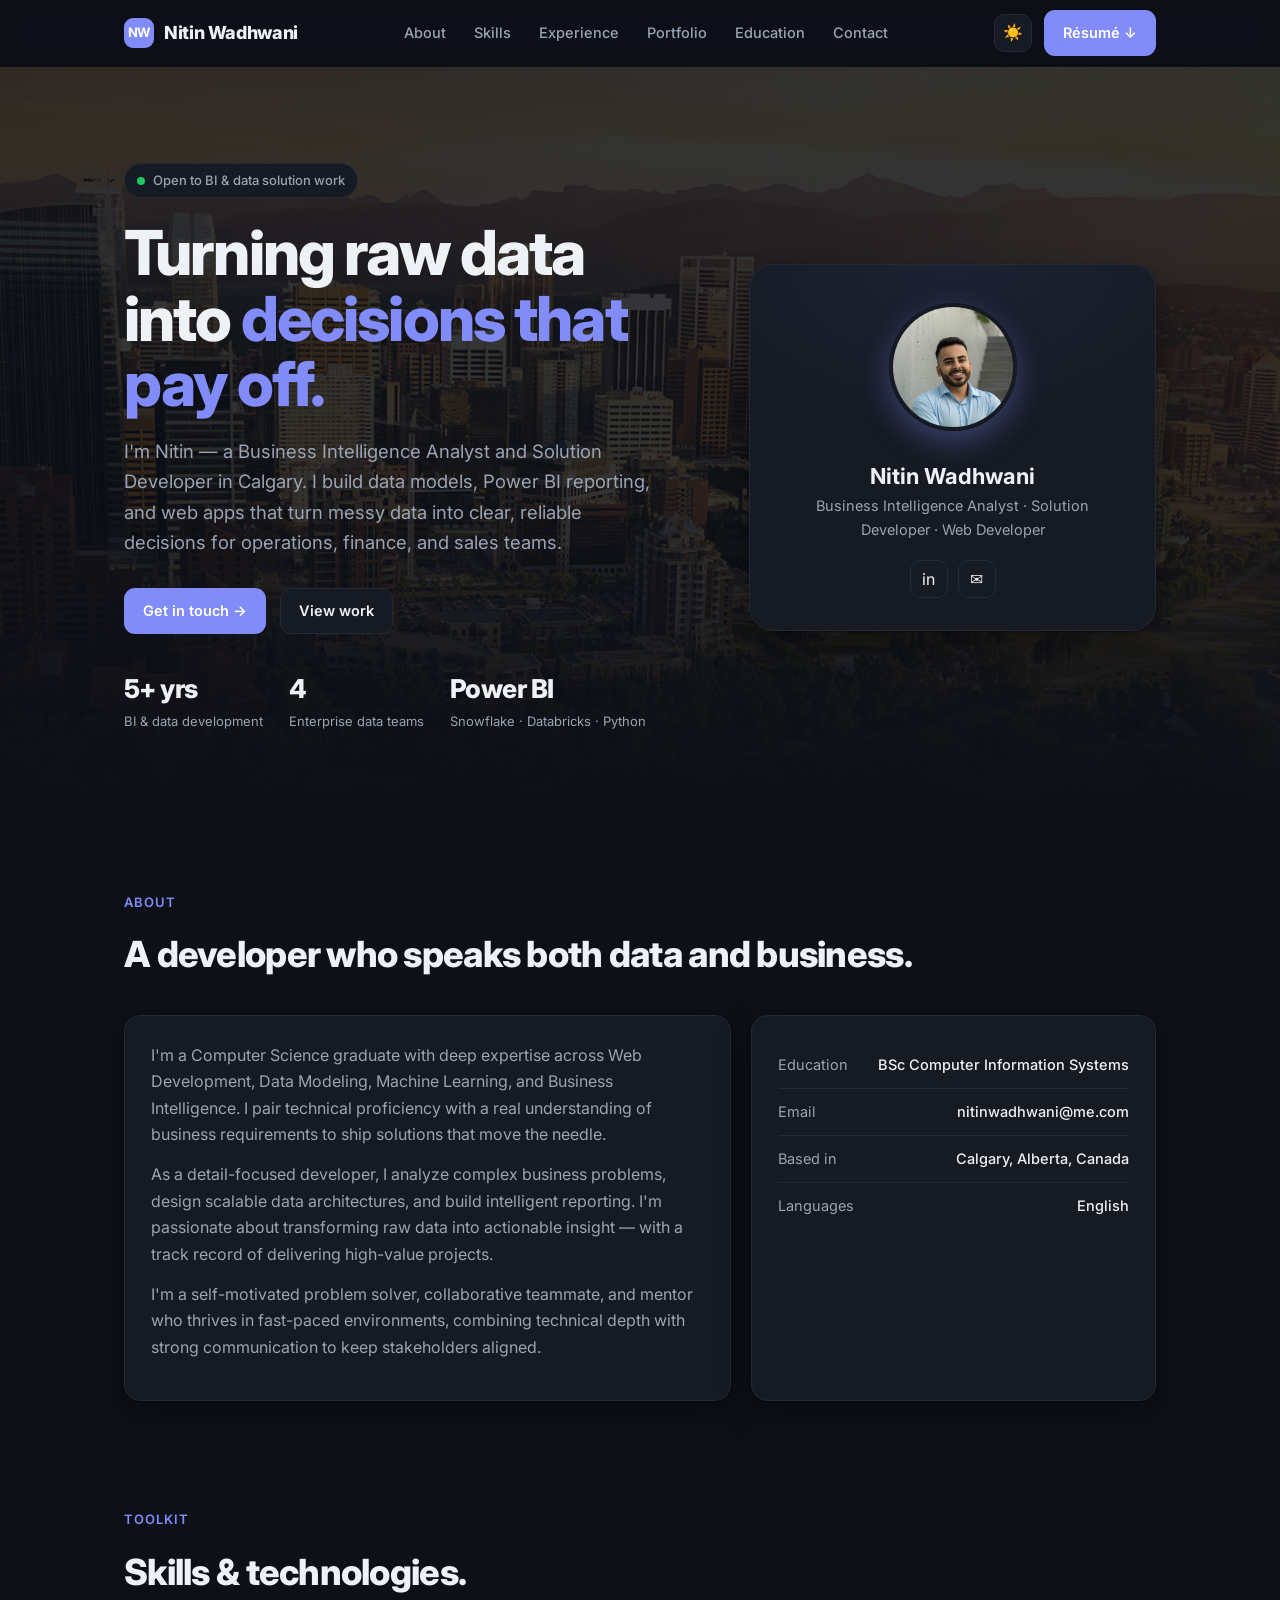
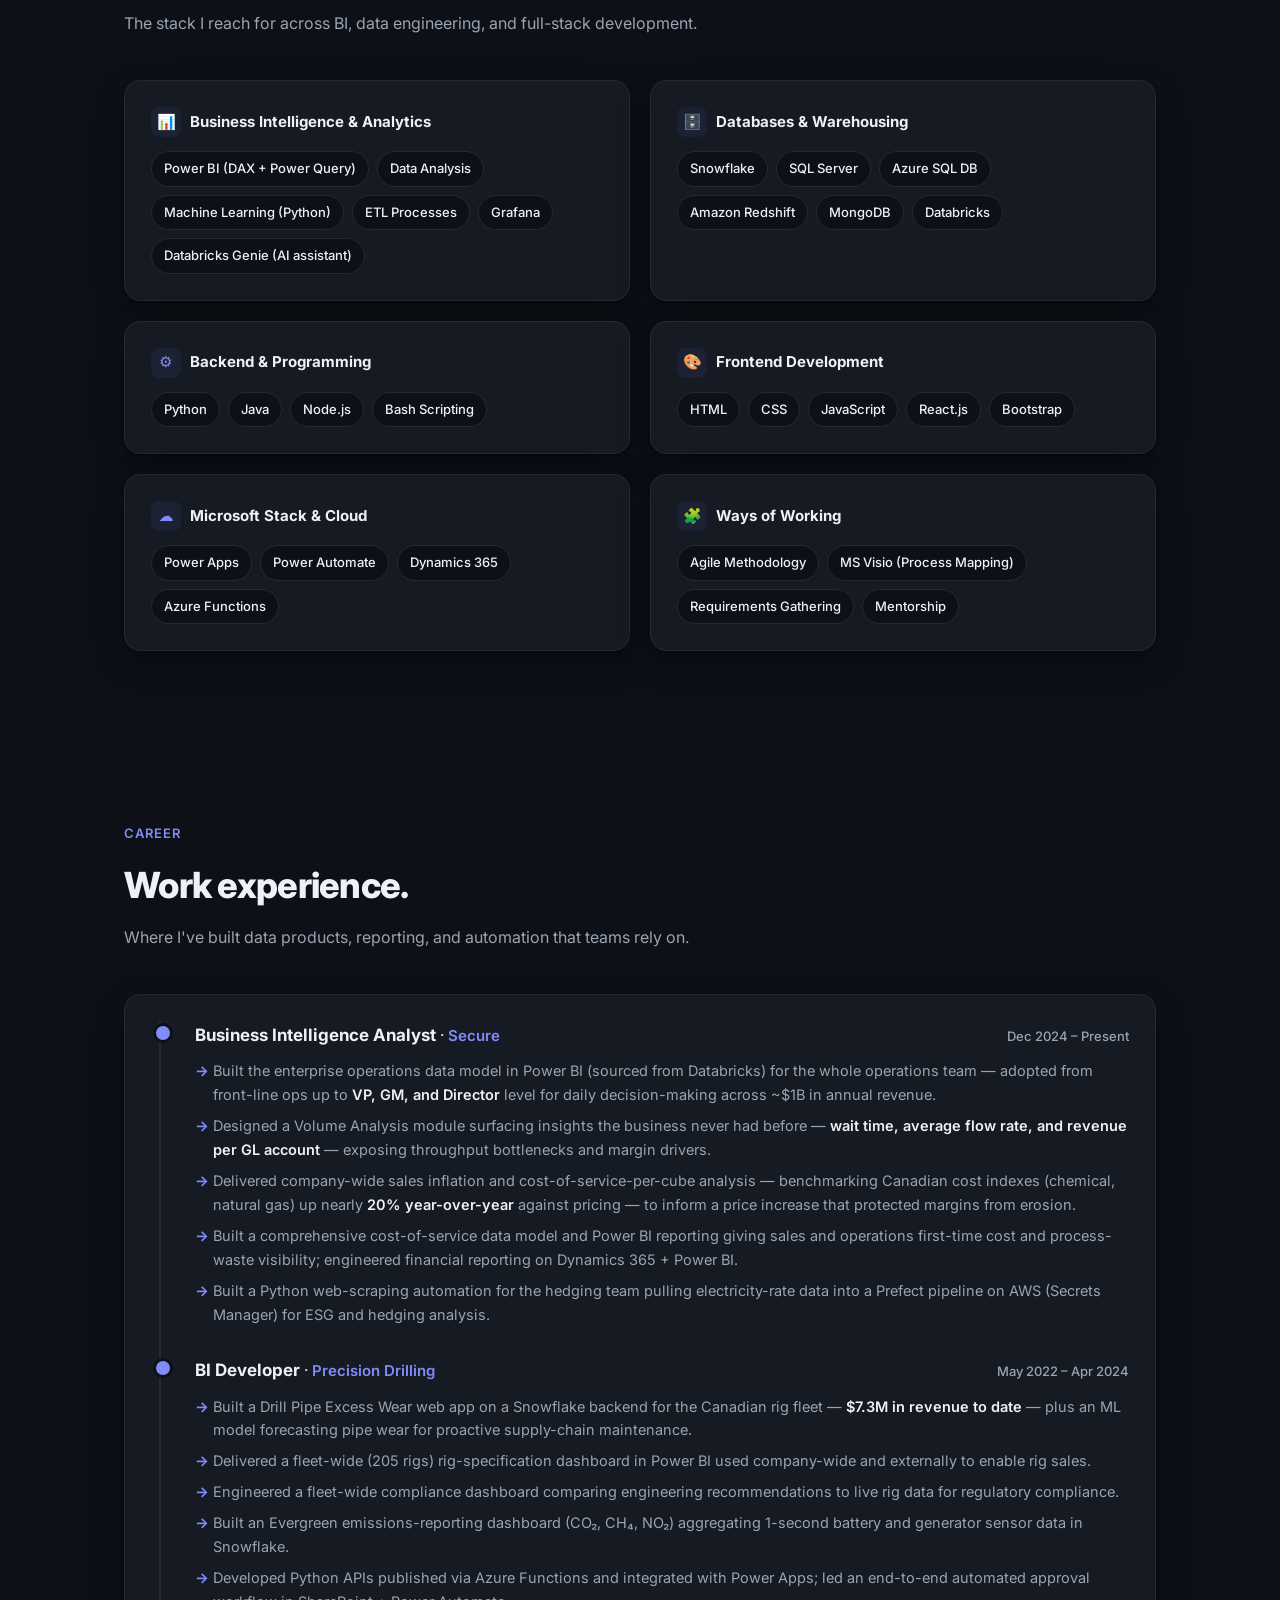
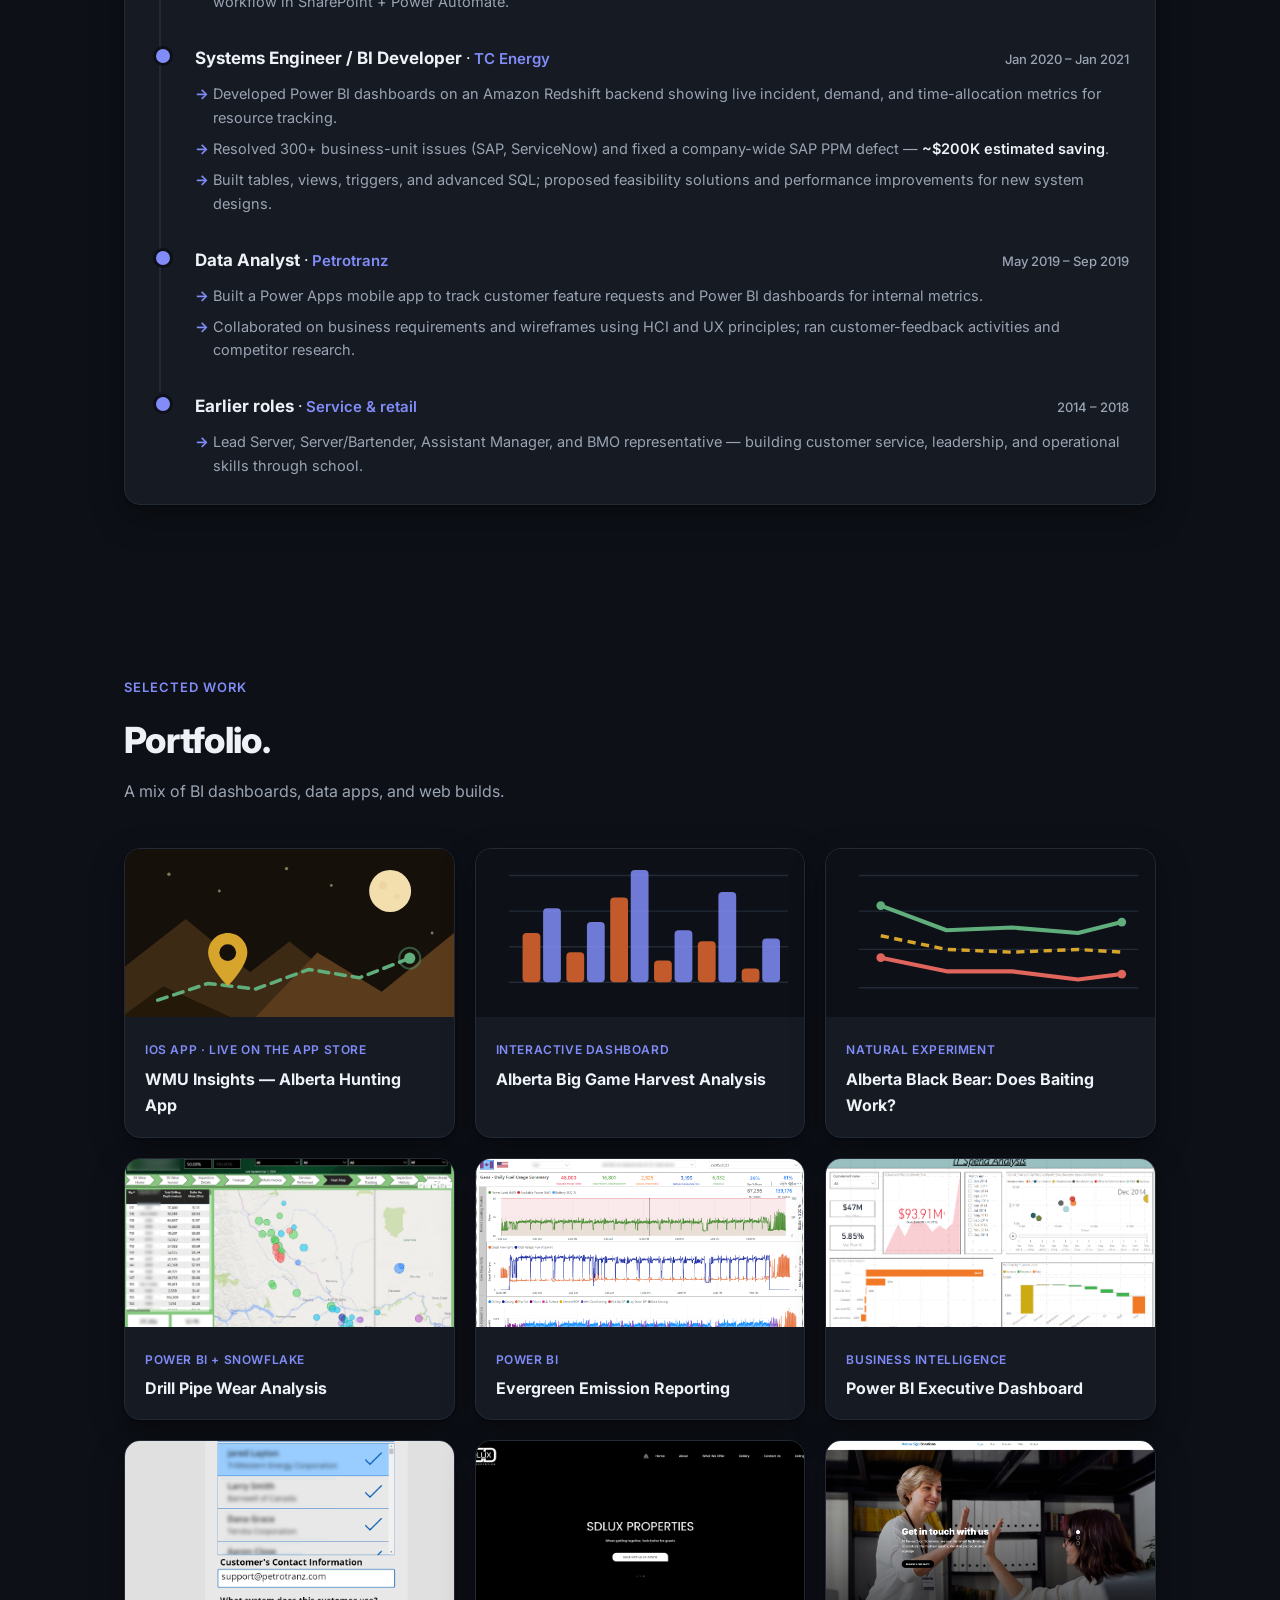
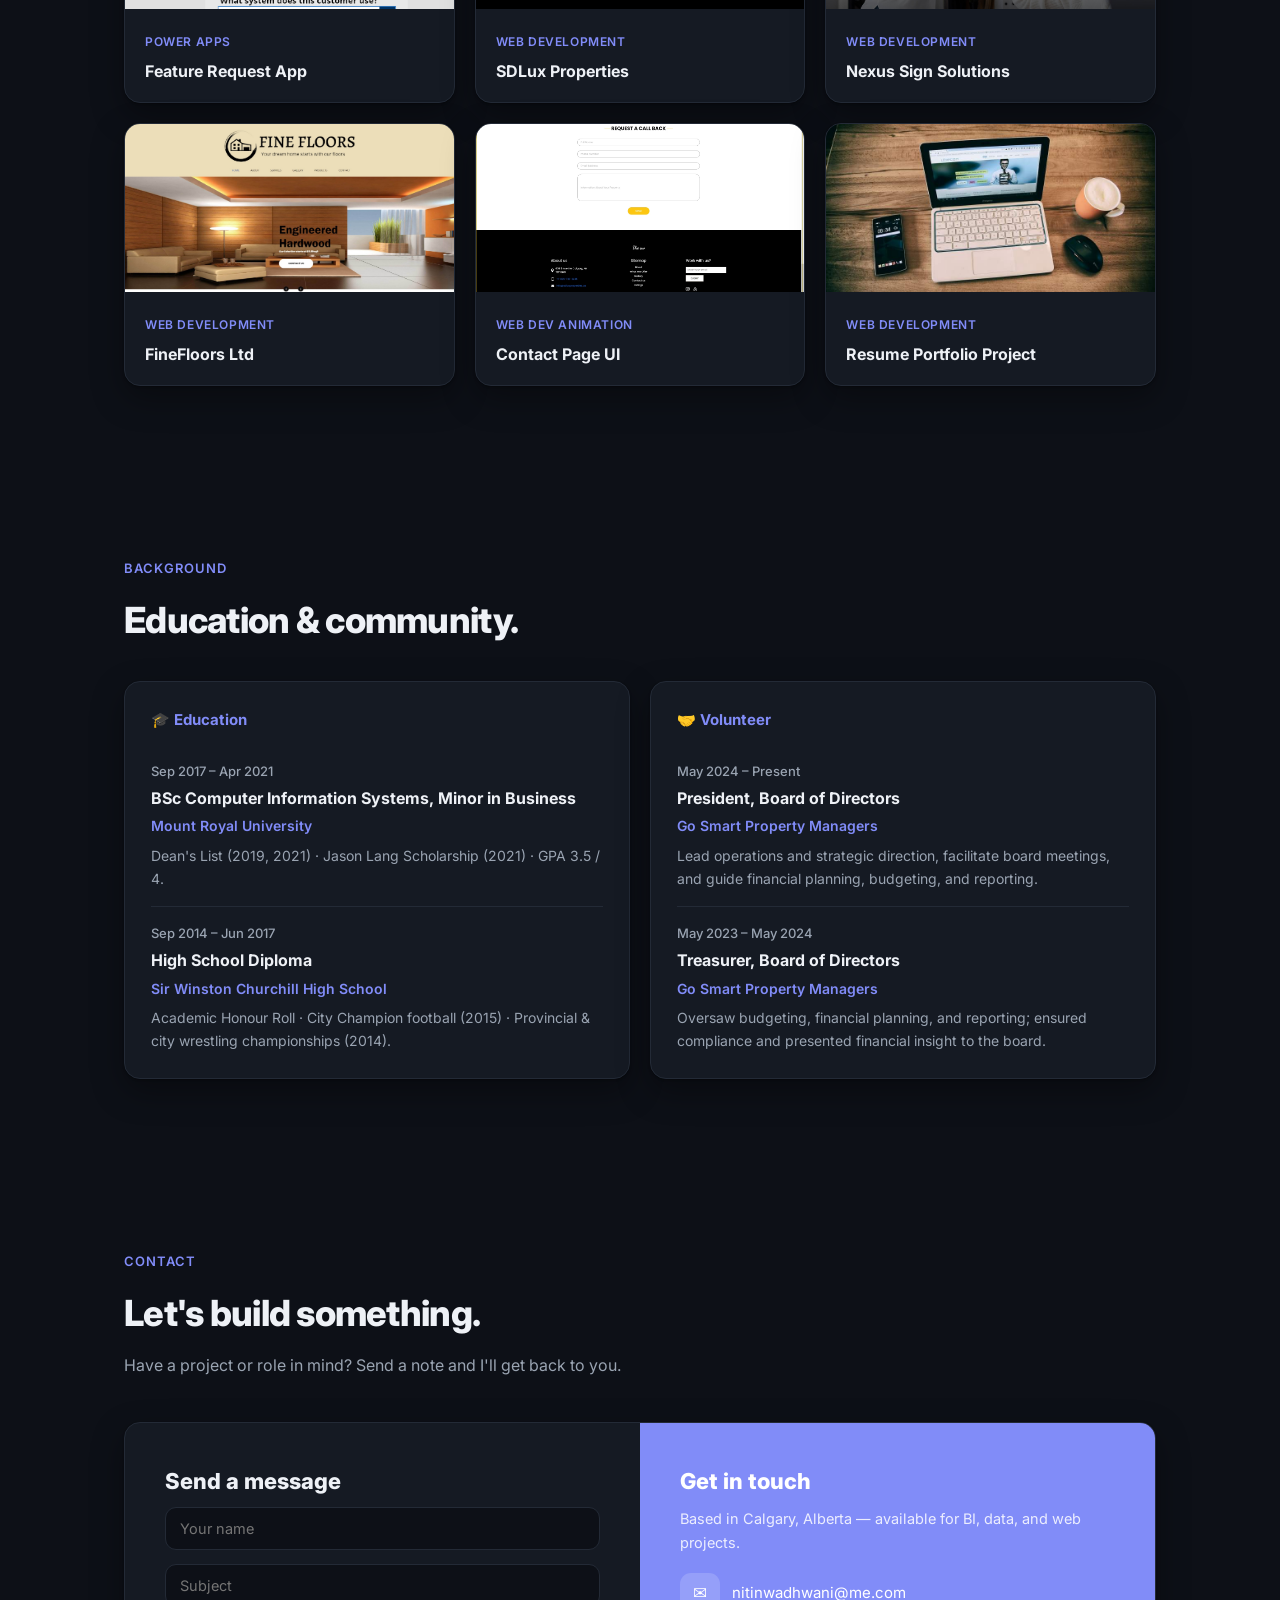
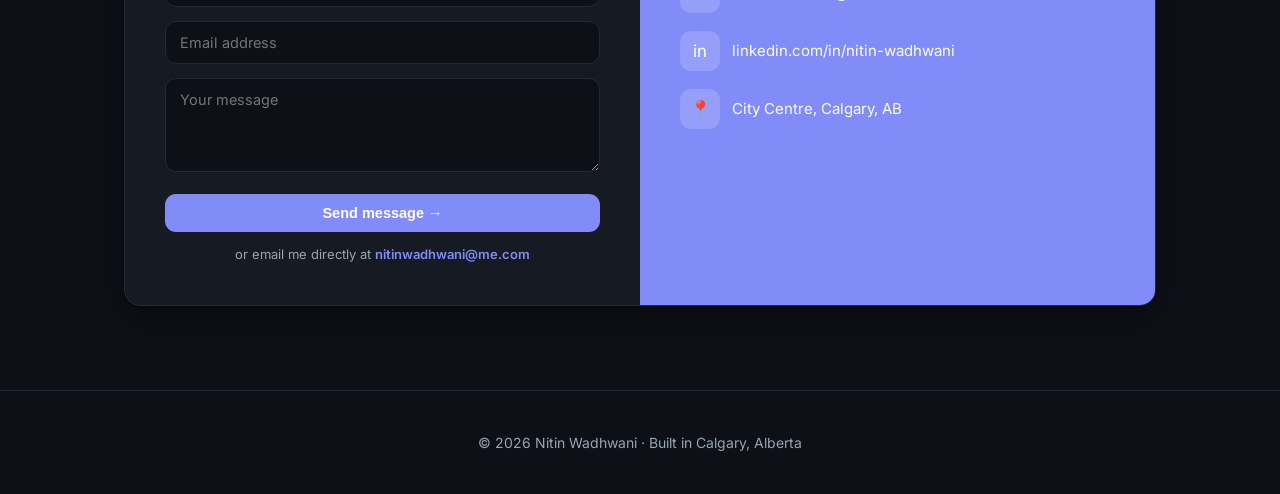
<file: index.html>
<!DOCTYPE html>
<html lang="en-US" data-theme="dark">

<head>
    <meta charset="UTF-8">
    <meta name="viewport" content="width=device-width, initial-scale=1">
    <title>Nitin Wadhwani — Business Intelligence Analyst &amp; Solution Developer</title>
    <meta name="description" content="Nitin Wadhwani — Business Intelligence Analyst, Solution Developer, and Web Developer based in Calgary, Alberta." />
    <link rel="preconnect" href="https://fonts.googleapis.com">
    <link rel="preconnect" href="https://fonts.gstatic.com" crossorigin>
    <link href="https://fonts.googleapis.com/css2?family=Inter:wght@400;500;600;700;800&display=swap" rel="stylesheet">
    <style>
        :root {
            --bg: #f7f8fb;
            --surface: #ffffff;
            --text: #1a1d24;
            --muted: #5b6472;
            --border: #e6e8ee;
            --accent: #4f46e5;
            --accent-soft: #eef0fe;
            --shadow: 0 1px 2px rgba(16, 24, 40, .04), 0 8px 24px rgba(16, 24, 40, .06);
            --radius: 16px;
            --maxw: 1080px;
        }
        [data-theme="dark"] {
            --bg: #0d1017;
            --surface: #151a23;
            --text: #eef1f6;
            --muted: #9aa4b2;
            --border: #232a36;
            --accent: #818cf8;
            --accent-soft: #1c2233;
            --shadow: 0 1px 2px rgba(0, 0, 0, .3), 0 12px 32px rgba(0, 0, 0, .35);
        }
        * { box-sizing: border-box; margin: 0; padding: 0; }
        html { scroll-behavior: smooth; }
        body {
            font-family: 'Inter', system-ui, -apple-system, sans-serif;
            background: var(--bg);
            color: var(--text);
            line-height: 1.65;
            -webkit-font-smoothing: antialiased;
            transition: background .3s ease, color .3s ease;
        }
        a { color: inherit; text-decoration: none; }
        .wrap { max-width: var(--maxw); margin: 0 auto; padding: 0 24px; }
        section { padding: 84px 0; scroll-margin-top: 72px; }
        .eyebrow {
            display: inline-block; font-size: 13px; font-weight: 600; letter-spacing: .08em;
            text-transform: uppercase; color: var(--accent); margin-bottom: 12px;
        }
        h2.section-title { font-size: clamp(26px, 4vw, 36px); font-weight: 800; letter-spacing: -.02em; margin-bottom: 8px; }
        .section-sub { color: var(--muted); font-size: 16px; margin-bottom: 44px; max-width: 640px; }

        /* NAV */
        nav {
            position: sticky; top: 0; z-index: 50;
            background: color-mix(in srgb, var(--bg) 82%, transparent);
            backdrop-filter: saturate(180%) blur(12px);
            border-bottom: 1px solid transparent;
            transition: border-color .3s ease;
        }
        nav.scrolled { border-color: var(--border); }
        .nav-inner { display: flex; align-items: center; justify-content: space-between; height: 66px; }
        .brand { font-weight: 800; letter-spacing: -.02em; font-size: 18px; display: flex; align-items: center; gap: 10px; }
        .brand .dot { width: 30px; height: 30px; border-radius: 9px; background: var(--accent); color: #fff; display: grid; place-items: center; font-size: 13px; font-weight: 700; }
        .nav-links { display: flex; gap: 28px; align-items: center; }
        .nav-links a { font-size: 14.5px; font-weight: 500; color: var(--muted); transition: color .2s; }
        .nav-links a:hover { color: var(--text); }
        .nav-actions { display: flex; align-items: center; gap: 12px; }
        .dock { display: none; }
        .icon-btn { width: 38px; height: 38px; border-radius: 10px; border: 1px solid var(--border); background: var(--surface); color: var(--text); display: grid; place-items: center; cursor: pointer; font-size: 16px; transition: .2s; }
        .icon-btn:hover { border-color: var(--accent); color: var(--accent); }
        .btn {
            display: inline-flex; align-items: center; gap: 8px; font-weight: 600; font-size: 14.5px;
            padding: 10px 18px; border-radius: 11px; cursor: pointer; transition: .2s; border: 1px solid transparent;
        }
        .btn-primary { background: var(--accent); color: #fff; }
        .btn-primary:hover { transform: translateY(-1px); box-shadow: 0 6px 18px color-mix(in srgb, var(--accent) 40%, transparent); }
        .btn-ghost { background: var(--surface); border-color: var(--border); color: var(--text); }
        .btn-ghost:hover { border-color: var(--accent); color: var(--accent); }
        @media (max-width: 760px) {
            .nav-links { display: none; }
            body { padding-bottom: 84px; }
            .dock {
                display: flex; gap: 4px; align-items: center;
                position: fixed; top: auto; bottom: 16px; left: 50%; transform: translateX(-50%);
                z-index: 100; padding: 7px 9px; border-radius: 999px;
                background: color-mix(in srgb, var(--surface) 88%, transparent);
                backdrop-filter: saturate(180%) blur(14px);
                border: 1px solid var(--border); box-shadow: 0 8px 30px rgba(16,24,40,.22);
            }
            .dock a { width: 42px; height: 42px; display: grid; place-items: center; border-radius: 50%; font-size: 18px; text-decoration: none; transition: background .2s, transform .2s; }
            .dock a:active { transform: scale(.9); }
            .dock a.active { background: var(--accent); }
        }
        @media (max-width: 470px) { .brand-name { display: none; } }

        /* HERO */
        .hero { padding: 96px 0 72px; position: relative; overflow: hidden; }
        .hero::before { content: ""; position: absolute; inset: 0; background: url('images/calgary.png') center 30%/cover no-repeat; opacity: .16; z-index: 0; }
        .hero::after { content: ""; position: absolute; left: 0; right: 0; bottom: 0; height: 40%; background: linear-gradient(to top, var(--bg), transparent); z-index: 0; }
        .hero .wrap { position: relative; z-index: 1; }
        .hero-grid { display: grid; grid-template-columns: 1.4fr 1fr; gap: 56px; align-items: center; }
        .avail { display: inline-flex; align-items: center; gap: 8px; font-size: 13px; font-weight: 500; color: var(--muted); background: var(--surface); border: 1px solid var(--border); padding: 6px 12px; border-radius: 999px; margin-bottom: 22px; }
        .avail .pulse { width: 8px; height: 8px; border-radius: 50%; background: #22c55e; box-shadow: 0 0 0 0 rgba(34, 197, 94, .5); animation: pulse 2s infinite; }
        @keyframes pulse { 0% { box-shadow: 0 0 0 0 rgba(34,197,94,.5); } 70% { box-shadow: 0 0 0 8px rgba(34,197,94,0); } 100% { box-shadow: 0 0 0 0 rgba(34,197,94,0); } }
        .hero h1 { font-size: clamp(38px, 6vw, 62px); font-weight: 800; letter-spacing: -.03em; line-height: 1.05; margin-bottom: 20px; }
        .hero h1 .grad { color: var(--accent); }
        .hero p.lead { font-size: 18.5px; color: var(--muted); max-width: 540px; margin-bottom: 30px; }
        .hero-cta { display: flex; gap: 14px; flex-wrap: wrap; margin-bottom: 34px; }
        .hero-meta { display: flex; gap: 26px; flex-wrap: wrap; }
        .hero-meta .m .n { font-size: 26px; font-weight: 800; letter-spacing: -.02em; }
        .hero-meta .m .l { font-size: 13px; color: var(--muted); }
        .avatar-card {
            background: var(--surface); border: 1px solid var(--border); border-radius: 24px; padding: 32px;
            box-shadow: var(--shadow); text-align: center; position: relative; overflow: hidden;
        }
        .avatar-card::before { content: ""; position: absolute; inset: 0; background: radial-gradient(120% 80% at 50% 0%, var(--accent-soft), transparent 60%); }
        .monogram { position: relative; width: 128px; height: 128px; margin: 6px auto 20px; border-radius: 50%; object-fit: cover; border: 4px solid var(--surface); box-shadow: 0 10px 30px color-mix(in srgb, var(--accent) 35%, transparent); }
        .avatar-card h3 { position: relative; font-size: 22px; font-weight: 700; }
        .avatar-card .role { position: relative; color: var(--muted); font-size: 14.5px; margin-bottom: 18px; }
        .avatar-card .socials { position: relative; display: flex; gap: 10px; justify-content: center; }
        @media (max-width: 860px) { .hero-grid { grid-template-columns: 1fr; } .avatar-card { order: -1; } }

        /* CARDS / GRID */
        .grid { display: grid; gap: 20px; }
        .card { background: var(--surface); border: 1px solid var(--border); border-radius: var(--radius); padding: 26px; box-shadow: var(--shadow); }
        .about-grid { grid-template-columns: 1.5fr 1fr; }
        .about-grid p { color: var(--muted); margin-bottom: 14px; }
        .info-row { display: flex; justify-content: space-between; gap: 12px; padding: 11px 0; border-bottom: 1px solid var(--border); font-size: 14.5px; }
        .info-row:last-child { border-bottom: none; }
        .info-row .k { color: var(--muted); }
        .info-row .v { font-weight: 500; text-align: right; }
        @media (max-width: 760px) { .about-grid { grid-template-columns: 1fr; } }

        /* SKILLS */
        .skills-grid { grid-template-columns: repeat(2, 1fr); }
        @media (max-width: 760px) { .skills-grid { grid-template-columns: 1fr; } }
        .skill-cat h4 { font-size: 15px; font-weight: 700; margin-bottom: 14px; display: flex; align-items: center; gap: 9px; }
        .skill-cat h4 .ic { width: 30px; height: 30px; border-radius: 8px; background: var(--accent-soft); color: var(--accent); display: grid; place-items: center; font-size: 15px; }
        .chips { display: flex; flex-wrap: wrap; gap: 8px; }
        .chip { font-size: 13px; font-weight: 500; padding: 6px 12px; border-radius: 999px; background: var(--bg); border: 1px solid var(--border); color: var(--text); transition: .2s; }
        .chip:hover { border-color: var(--accent); color: var(--accent); }

        /* TIMELINE */
        .timeline { position: relative; margin-left: 8px; }
        .tl-item { position: relative; padding: 0 0 30px 34px; border-left: 2px solid var(--border); }
        .tl-item:last-child { border-left-color: transparent; padding-bottom: 0; }
        .tl-item::before { content: ""; position: absolute; left: -8px; top: 2px; width: 14px; height: 14px; border-radius: 50%; background: var(--accent); border: 3px solid var(--bg); }
        .tl-head { display: flex; justify-content: space-between; gap: 12px; flex-wrap: wrap; align-items: baseline; }
        .tl-role { font-size: 17px; font-weight: 700; }
        .tl-co { color: var(--accent); font-weight: 600; font-size: 15px; }
        .tl-date { font-size: 13px; color: var(--muted); font-weight: 500; white-space: nowrap; }
        .tl-item ul { list-style: none; margin-top: 10px; display: grid; gap: 7px; }
        .tl-item ul li { position: relative; padding-left: 18px; color: var(--muted); font-size: 14.5px; }
        .tl-item ul li::before { content: "→"; position: absolute; left: 0; color: var(--accent); font-weight: 700; }
        .highlight { color: var(--text); font-weight: 600; }

        /* PORTFOLIO */
        .port-grid { grid-template-columns: repeat(3, 1fr); }
        @media (max-width: 860px) { .port-grid { grid-template-columns: repeat(2, 1fr); } }
        @media (max-width: 560px) { .port-grid { grid-template-columns: 1fr; } }
        .proj { background: var(--surface); border: 1px solid var(--border); border-radius: var(--radius); overflow: hidden; box-shadow: var(--shadow); transition: .25s; }
        .proj:hover { transform: translateY(-4px); border-color: var(--accent); }
        .proj .thumb { height: 168px; overflow: hidden; background: var(--bg); }
        .proj .thumb img { width: 100%; height: 100%; object-fit: cover; display: block; transition: transform .35s ease; }
        .proj:hover .thumb img { transform: scale(1.05); }
        .proj .body { padding: 18px 20px; }
        .proj .body .tag { font-size: 12px; font-weight: 600; color: var(--accent); text-transform: uppercase; letter-spacing: .05em; }
        .proj .body h4 { font-size: 16px; font-weight: 700; margin-top: 4px; }

        /* EDU / VOLUNTEER */
        .two-col { grid-template-columns: 1fr 1fr; }
        @media (max-width: 760px) { .two-col { grid-template-columns: 1fr; } }
        .edu-item { padding: 16px 0; border-bottom: 1px solid var(--border); }
        .edu-item:last-child { border-bottom: none; padding-bottom: 0; }
        .edu-item:first-child { padding-top: 0; }
        .edu-item .d { font-size: 13px; color: var(--muted); font-weight: 500; }
        .edu-item h4 { font-size: 16px; font-weight: 700; margin: 3px 0; }
        .edu-item .s { color: var(--accent); font-size: 14px; font-weight: 600; margin-bottom: 6px; }
        .edu-item p { color: var(--muted); font-size: 14px; }

        /* CONTACT */
        .contact-card { display: grid; grid-template-columns: 1fr 1fr; gap: 0; overflow: hidden; padding: 0; }
        .contact-card .left { padding: 40px; }
        .contact-card .right { padding: 40px; background: var(--accent); color: #fff; }
        .contact-card .right a { color: #fff; }
        .contact-card h3 { font-size: 22px; font-weight: 800; margin-bottom: 8px; }
        .contact-card .right .cline { display: flex; align-items: center; gap: 12px; margin: 18px 0; font-size: 15px; }
        .contact-card .right .cline .ci { width: 40px; height: 40px; border-radius: 11px; background: rgba(255,255,255,.16); display: grid; place-items: center; font-size: 17px; }
        .field { margin-bottom: 14px; }
        .field input, .field textarea { width: 100%; padding: 12px 14px; border-radius: 11px; border: 1px solid var(--border); background: var(--bg); color: var(--text); font-family: inherit; font-size: 14.5px; }
        .field input:focus, .field textarea:focus { outline: none; border-color: var(--accent); }
        @media (max-width: 760px) { .contact-card { grid-template-columns: 1fr; } }

        footer { padding: 40px 0; border-top: 1px solid var(--border); text-align: center; color: var(--muted); font-size: 14px; }

        .reveal { opacity: 0; transform: translateY(20px); transition: opacity .6s ease, transform .6s ease; }
        .reveal.show { opacity: 1; transform: none; }
    </style>
</head>

<body>
    <nav id="nav">
        <div class="wrap nav-inner">
            <a href="#top" class="brand"><span class="dot">NW</span> <span class="brand-name">Nitin Wadhwani</span></a>
            <div class="nav-links">
                <a href="#about">About</a>
                <a href="#skills">Skills</a>
                <a href="#experience">Experience</a>
                <a href="#portfolio">Portfolio</a>
                <a href="#education">Education</a>
                <a href="#contact">Contact</a>
            </div>
            <div class="nav-actions">
                <button class="icon-btn" id="themeToggle" aria-label="Toggle theme">☀️</button>
                <a href="Resume_Aug2026.html" target="_blank" class="btn btn-primary">Résumé ↓</a>
            </div>
        </div>
    </nav>

    <div id="top"></div>
    <header class="hero">
        <div class="wrap hero-grid">
            <div>
                <span class="avail"><span class="pulse"></span> Open to BI &amp; data solution work</span>
                <h1>Turning raw data into <span class="grad">decisions that pay off.</span></h1>
                <p class="lead">I'm Nitin — a Business Intelligence Analyst and Solution Developer in Calgary. I build data models, Power BI reporting, and web apps that turn messy data into clear, reliable decisions for operations, finance, and sales teams.</p>
                <div class="hero-cta">
                    <a href="#contact" class="btn btn-primary">Get in touch →</a>
                    <a href="#portfolio" class="btn btn-ghost">View work</a>
                </div>
                <div class="hero-meta">
                    <div class="m"><div class="n">5+ yrs</div><div class="l">BI &amp; data development</div></div>
                    <div class="m"><div class="n">4</div><div class="l">Enterprise data teams</div></div>
                    <div class="m"><div class="n">Power BI</div><div class="l">Snowflake · Databricks · Python</div></div>
                </div>
            </div>
            <div class="avatar-card">
                <img class="monogram" src="images/profile_pic.jpg" alt="Nitin Wadhwani">
                <h3>Nitin Wadhwani</h3>
                <div class="role">Business Intelligence Analyst · Solution Developer · Web Developer</div>
                <div class="socials">
                    <a class="icon-btn" href="https://www.linkedin.com/in/nitin-wadhwani" target="_blank" aria-label="LinkedIn">in</a>
                    <a class="icon-btn" href="mailto:nitinwadhwani@me.com" aria-label="Email">✉</a>
                </div>
            </div>
        </div>
    </header>

    <section id="about">
        <div class="wrap">
            <span class="eyebrow">About</span>
            <h2 class="section-title">A developer who speaks both data and business.</h2>
            <div class="grid about-grid" style="margin-top: 30px;">
                <div class="card reveal">
                    <p>I'm a Computer Science graduate with deep expertise across Web Development, Data Modeling, Machine Learning, and Business Intelligence. I pair technical proficiency with a real understanding of business requirements to ship solutions that move the needle.</p>
                    <p>As a detail-focused developer, I analyze complex business problems, design scalable data architectures, and build intelligent reporting. I'm passionate about transforming raw data into actionable insight — with a track record of delivering high-value projects.</p>
                    <p>I'm a self-motivated problem solver, collaborative teammate, and mentor who thrives in fast-paced environments, combining technical depth with strong communication to keep stakeholders aligned.</p>
                </div>
                <div class="card reveal">
                    <div class="info-row"><span class="k">Education</span><span class="v">BSc Computer Information Systems</span></div>
                    <div class="info-row"><span class="k">Email</span><span class="v">nitinwadhwani@me.com</span></div>
                    <div class="info-row"><span class="k">Based in</span><span class="v">Calgary, Alberta, Canada</span></div>
                    <div class="info-row"><span class="k">Languages</span><span class="v">English</span></div>
                </div>
            </div>
        </div>
    </section>

    <section id="skills" style="padding-top: 20px;">
        <div class="wrap">
            <span class="eyebrow">Toolkit</span>
            <h2 class="section-title">Skills &amp; technologies.</h2>
            <p class="section-sub">The stack I reach for across BI, data engineering, and full-stack development.</p>
            <div class="grid skills-grid">
                <div class="card skill-cat reveal">
                    <h4><span class="ic">📊</span> Business Intelligence &amp; Analytics</h4>
                    <div class="chips">
                        <span class="chip">Power BI (DAX + Power Query)</span><span class="chip">Data Analysis</span>
                        <span class="chip">Machine Learning (Python)</span><span class="chip">ETL Processes</span>
                        <span class="chip">Grafana</span><span class="chip">Databricks Genie (AI assistant)</span>
                    </div>
                </div>
                <div class="card skill-cat reveal">
                    <h4><span class="ic">🗄️</span> Databases &amp; Warehousing</h4>
                    <div class="chips">
                        <span class="chip">Snowflake</span><span class="chip">SQL Server</span><span class="chip">Azure SQL DB</span>
                        <span class="chip">Amazon Redshift</span><span class="chip">MongoDB</span><span class="chip">Databricks</span>
                    </div>
                </div>
                <div class="card skill-cat reveal">
                    <h4><span class="ic">⚙️</span> Backend &amp; Programming</h4>
                    <div class="chips">
                        <span class="chip">Python</span><span class="chip">Java</span><span class="chip">Node.js</span><span class="chip">Bash Scripting</span>
                    </div>
                </div>
                <div class="card skill-cat reveal">
                    <h4><span class="ic">🎨</span> Frontend Development</h4>
                    <div class="chips">
                        <span class="chip">HTML</span><span class="chip">CSS</span><span class="chip">JavaScript</span>
                        <span class="chip">React.js</span><span class="chip">Bootstrap</span>
                    </div>
                </div>
                <div class="card skill-cat reveal">
                    <h4><span class="ic">☁️</span> Microsoft Stack &amp; Cloud</h4>
                    <div class="chips">
                        <span class="chip">Power Apps</span><span class="chip">Power Automate</span>
                        <span class="chip">Dynamics 365</span><span class="chip">Azure Functions</span>
                    </div>
                </div>
                <div class="card skill-cat reveal">
                    <h4><span class="ic">🧩</span> Ways of Working</h4>
                    <div class="chips">
                        <span class="chip">Agile Methodology</span><span class="chip">MS Visio (Process Mapping)</span>
                        <span class="chip">Requirements Gathering</span><span class="chip">Mentorship</span>
                    </div>
                </div>
            </div>
        </div>
    </section>

    <section id="experience">
        <div class="wrap">
            <span class="eyebrow">Career</span>
            <h2 class="section-title">Work experience.</h2>
            <p class="section-sub">Where I've built data products, reporting, and automation that teams rely on.</p>
            <div class="card reveal">
                <div class="timeline">
                    <div class="tl-item">
                        <div class="tl-head"><div><span class="tl-role">Business Intelligence Analyst</span> · <span class="tl-co">Secure</span></div><span class="tl-date">Dec 2024 – Present</span></div>
                        <ul>
                            <li>Built the enterprise operations data model in Power BI (sourced from Databricks) for the whole operations team — adopted from front-line ops up to <span class="highlight">VP, GM, and Director</span> level for daily decision-making across ~$1B in annual revenue.</li>
                            <li>Designed a Volume Analysis module surfacing insights the business never had before — <span class="highlight">wait time, average flow rate, and revenue per GL account</span> — exposing throughput bottlenecks and margin drivers.</li>
                            <li>Delivered company-wide sales inflation and cost-of-service-per-cube analysis — benchmarking Canadian cost indexes (chemical, natural gas) up nearly <span class="highlight">20% year-over-year</span> against pricing — to inform a price increase that protected margins from erosion.</li>
                            <li>Built a comprehensive cost-of-service data model and Power BI reporting giving sales and operations first-time cost and process-waste visibility; engineered financial reporting on Dynamics 365 + Power BI.</li>
                            <li>Built a Python web-scraping automation for the hedging team pulling electricity-rate data into a Prefect pipeline on AWS (Secrets Manager) for ESG and hedging analysis.</li>
                        </ul>
                    </div>
                    <div class="tl-item">
                        <div class="tl-head"><div><span class="tl-role">BI Developer</span> · <span class="tl-co">Precision Drilling</span></div><span class="tl-date">May 2022 – Apr 2024</span></div>
                        <ul>
                            <li>Built a Drill Pipe Excess Wear web app on a Snowflake backend for the Canadian rig fleet — <span class="highlight">$7.3M in revenue to date</span> — plus an ML model forecasting pipe wear for proactive supply-chain maintenance.</li>
                            <li>Delivered a fleet-wide (205 rigs) rig-specification dashboard in Power BI used company-wide and externally to enable rig sales.</li>
                            <li>Engineered a fleet-wide compliance dashboard comparing engineering recommendations to live rig data for regulatory compliance.</li>
                            <li>Built an Evergreen emissions-reporting dashboard (CO₂, CH₄, NO₂) aggregating 1-second battery and generator sensor data in Snowflake.</li>
                            <li>Developed Python APIs published via Azure Functions and integrated with Power Apps; led an end-to-end automated approval workflow in SharePoint + Power Automate.</li>
                        </ul>
                    </div>
                    <div class="tl-item">
                        <div class="tl-head"><div><span class="tl-role">Systems Engineer / BI Developer</span> · <span class="tl-co">TC Energy</span></div><span class="tl-date">Jan 2020 – Jan 2021</span></div>
                        <ul>
                            <li>Developed Power BI dashboards on an Amazon Redshift backend showing live incident, demand, and time-allocation metrics for resource tracking.</li>
                            <li>Resolved 300+ business-unit issues (SAP, ServiceNow) and fixed a company-wide SAP PPM defect — <span class="highlight">~$200K estimated saving</span>.</li>
                            <li>Built tables, views, triggers, and advanced SQL; proposed feasibility solutions and performance improvements for new system designs.</li>
                        </ul>
                    </div>
                    <div class="tl-item">
                        <div class="tl-head"><div><span class="tl-role">Data Analyst</span> · <span class="tl-co">Petrotranz</span></div><span class="tl-date">May 2019 – Sep 2019</span></div>
                        <ul>
                            <li>Built a Power Apps mobile app to track customer feature requests and Power BI dashboards for internal metrics.</li>
                            <li>Collaborated on business requirements and wireframes using HCI and UX principles; ran customer-feedback activities and competitor research.</li>
                        </ul>
                    </div>
                    <div class="tl-item">
                        <div class="tl-head"><div><span class="tl-role">Earlier roles</span> · <span class="tl-co">Service &amp; retail</span></div><span class="tl-date">2014 – 2018</span></div>
                        <ul>
                            <li>Lead Server, Server/Bartender, Assistant Manager, and BMO representative — building customer service, leadership, and operational skills through school.</li>
                        </ul>
                    </div>
                </div>
            </div>
        </div>
    </section>

    <section id="portfolio">
        <div class="wrap">
            <span class="eyebrow">Selected work</span>
            <h2 class="section-title">Portfolio.</h2>
            <p class="section-sub">A mix of BI dashboards, data apps, and web builds.</p>
            <div class="grid port-grid">
                <a class="proj reveal" href="https://apps.apple.com/ca/app/id6807267633" target="_blank" rel="noopener" style="display:block;">
                    <div class="thumb" style="display:grid;place-items:center;">
                        <svg viewBox="0 0 240 120" width="100%" height="100%" preserveAspectRatio="xMidYMid slice" aria-hidden="true">
                            <rect x="0" y="0" width="240" height="120" fill="#15100a"/>
                            <circle cx="192" cy="30" r="15" fill="#f3dfae"/>
                            <circle cx="187" cy="26" r="3" fill="#e8cf97" opacity=".6"/><circle cx="197" cy="34" r="2" fill="#e8cf97" opacity=".5"/>
                            <g fill="#f3dfae" opacity=".5"><circle cx="34" cy="18" r="1.2"/><circle cx="70" cy="30" r="1"/><circle cx="118" cy="14" r="1.2"/><circle cx="150" cy="26" r="1"/><circle cx="222" cy="60" r="1"/></g>
                            <polygon points="0,120 0,86 46,50 92,88 120,66 168,104 168,120" fill="#3d2a15"/>
                            <polygon points="96,120 140,74 186,102 240,58 240,120" fill="#5a3b1c"/>
                            <polygon points="0,120 30,98 78,120" fill="#241809"/>
                            <polyline points="26,108 62,96 96,100 134,86 170,92 206,78" fill="none" stroke="#5fae7c" stroke-width="2.5" stroke-dasharray="7 5" stroke-linejoin="round" stroke-linecap="round"/>
                            <g><circle cx="206" cy="78" r="4" fill="#5fae7c"/><circle cx="206" cy="78" r="7.5" fill="none" stroke="#5fae7c" stroke-width="1.5" opacity=".45"/></g>
                            <g transform="translate(62,60)"><path d="M0 14 C0 6.3 6.3 0 14 0 C21.7 0 28 6.3 28 14 C28 24 14 38 14 38 C14 38 0 24 0 14 Z" fill="#d8a52c"/><circle cx="14" cy="14" r="6" fill="#15100a"/></g>
                        </svg>
                    </div>
                    <div class="body"><span class="tag">iOS App · Live on the App Store</span><h4>WMU Insights — Alberta Hunting App</h4></div>
                </a>
                <a class="proj reveal" href="alberta-harvest-analysis.html" style="display:block;">
                    <div class="thumb" style="display:grid;place-items:center;background:linear-gradient(0deg,var(--bg),var(--bg));">
                        <svg viewBox="0 0 240 120" width="100%" height="100%" preserveAspectRatio="xMidYMid meet" aria-hidden="true">
                            <g fill="none" stroke="var(--border)" stroke-width="1">
                                <line x1="24" y1="96" x2="228" y2="96"/><line x1="24" y1="70" x2="228" y2="70"/>
                                <line x1="24" y1="44" x2="228" y2="44"/><line x1="24" y1="18" x2="228" y2="18"/>
                            </g>
                            <g fill="#c25a2c">
                                <rect x="34" y="60" width="13" height="36" rx="3"/><rect x="66" y="74" width="13" height="22" rx="3"/>
                                <rect x="98" y="34" width="13" height="62" rx="3"/><rect x="130" y="80" width="13" height="16" rx="3"/>
                                <rect x="162" y="66" width="13" height="30" rx="3"/><rect x="194" y="86" width="13" height="10" rx="3"/>
                            </g>
                            <g fill="var(--accent)" opacity=".85">
                                <rect x="49" y="42" width="13" height="54" rx="3"/><rect x="81" y="52" width="13" height="44" rx="3"/>
                                <rect x="113" y="14" width="13" height="82" rx="3"/><rect x="145" y="58" width="13" height="38" rx="3"/>
                                <rect x="177" y="30" width="13" height="66" rx="3"/><rect x="209" y="64" width="13" height="32" rx="3"/>
                            </g>
                        </svg>
                    </div>
                    <div class="body"><span class="tag">Interactive dashboard</span><h4>Alberta Big Game Harvest Analysis</h4></div>
                </a>
                <a class="proj reveal" href="alberta-black-bear-analysis.html" style="display:block;">
                    <div class="thumb" style="display:grid;place-items:center;">
                        <svg viewBox="0 0 240 120" width="100%" height="100%" preserveAspectRatio="xMidYMid meet" aria-hidden="true">
                            <g fill="none" stroke="var(--border)" stroke-width="1">
                                <line x1="24" y1="100" x2="228" y2="100"/><line x1="24" y1="72" x2="228" y2="72"/>
                                <line x1="24" y1="44" x2="228" y2="44"/><line x1="24" y1="18" x2="228" y2="18"/>
                            </g>
                            <polyline points="40,40 88,58 136,56 184,60 216,52" fill="none" stroke="#5fae7c" stroke-width="3" stroke-linejoin="round"/>
                            <polyline points="40,62 88,72 136,74 184,72 216,74" fill="none" stroke="#d8a52c" stroke-width="2.5" stroke-dasharray="6 4" stroke-linejoin="round"/>
                            <polyline points="40,78 88,88 136,88 184,94 216,90" fill="none" stroke="#e0655c" stroke-width="3" stroke-linejoin="round"/>
                            <g fill="#5fae7c"><circle cx="40" cy="40" r="3.2"/><circle cx="216" cy="52" r="3.2"/></g>
                            <g fill="#e0655c"><circle cx="40" cy="78" r="3.2"/><circle cx="216" cy="90" r="3.2"/></g>
                        </svg>
                    </div>
                    <div class="body"><span class="tag">Natural experiment</span><h4>Alberta Black Bear: Does Baiting Work?</h4></div>
                </a>
                <div class="proj reveal"><div class="thumb"><img src="images/DRILL_PIPE_HEAT_MAP.png" alt="Drill Pipe Wear Analysis"></div><div class="body"><span class="tag">Power BI + Snowflake</span><h4>Drill Pipe Wear Analysis</h4></div></div>
                <div class="proj reveal"><div class="thumb"><img src="images/evergreen_emissions.PNG" alt="Evergreen Emission Reporting"></div><div class="body"><span class="tag">Power BI</span><h4>Evergreen Emission Reporting</h4></div></div>
                <div class="proj reveal"><div class="thumb"><img src="images/Capture.PNG" alt="Power BI Dashboard"></div><div class="body"><span class="tag">Business Intelligence</span><h4>Power BI Executive Dashboard</h4></div></div>
                <div class="proj reveal"><div class="thumb"><img src="images/blurred.png" alt="Feature Request App"></div><div class="body"><span class="tag">Power Apps</span><h4>Feature Request App</h4></div></div>
                <div class="proj reveal"><div class="thumb"><img src="images/sdLuxprop.PNG" alt="SDLux Properties"></div><div class="body"><span class="tag">Web Development</span><h4>SDLux Properties</h4></div></div>
                <div class="proj reveal"><div class="thumb"><img src="images/nexus_signSolutions.jpg" alt="Nexus Sign Solutions"></div><div class="body"><span class="tag">Web Development</span><h4>Nexus Sign Solutions</h4></div></div>
                <div class="proj reveal"><div class="thumb"><img src="images/finefloors.jpg" alt="FineFloors Ltd"></div><div class="body"><span class="tag">Web Development</span><h4>FineFloors Ltd</h4></div></div>
                <div class="proj reveal"><div class="thumb"><img src="images/web_dev_animation.gif" alt="Contact Page UI Animation"></div><div class="body"><span class="tag">Web Dev Animation</span><h4>Contact Page UI</h4></div></div>
                <div class="proj reveal"><div class="thumb"><img src="images/project-2.jpg" alt="Resume Project"></div><div class="body"><span class="tag">Web Development</span><h4>Resume Portfolio Project</h4></div></div>
            </div>
        </div>
    </section>

    <section id="education">
        <div class="wrap">
            <span class="eyebrow">Background</span>
            <h2 class="section-title">Education &amp; community.</h2>
            <div class="grid two-col" style="margin-top: 30px;">
                <div class="card reveal">
                    <h4 style="font-size:15px;font-weight:700;margin-bottom:12px;color:var(--accent);">🎓 Education</h4>
                    <div class="edu-item">
                        <div class="d">Sep 2017 – Apr 2021</div>
                        <h4>BSc Computer Information Systems, Minor in Business</h4>
                        <div class="s">Mount Royal University</div>
                        <p>Dean's List (2019, 2021) · Jason Lang Scholarship (2021) · GPA 3.5 / 4.</p>
                    </div>
                    <div class="edu-item">
                        <div class="d">Sep 2014 – Jun 2017</div>
                        <h4>High School Diploma</h4>
                        <div class="s">Sir Winston Churchill High School</div>
                        <p>Academic Honour Roll · City Champion football (2015) · Provincial &amp; city wrestling championships (2014).</p>
                    </div>
                </div>
                <div class="card reveal">
                    <h4 style="font-size:15px;font-weight:700;margin-bottom:12px;color:var(--accent);">🤝 Volunteer</h4>
                    <div class="edu-item">
                        <div class="d">May 2024 – Present</div>
                        <h4>President, Board of Directors</h4>
                        <div class="s">Go Smart Property Managers</div>
                        <p>Lead operations and strategic direction, facilitate board meetings, and guide financial planning, budgeting, and reporting.</p>
                    </div>
                    <div class="edu-item">
                        <div class="d">May 2023 – May 2024</div>
                        <h4>Treasurer, Board of Directors</h4>
                        <div class="s">Go Smart Property Managers</div>
                        <p>Oversaw budgeting, financial planning, and reporting; ensured compliance and presented financial insight to the board.</p>
                    </div>
                </div>
            </div>
        </div>
    </section>

    <section id="contact">
        <div class="wrap">
            <span class="eyebrow">Contact</span>
            <h2 class="section-title">Let's build something.</h2>
            <p class="section-sub">Have a project or role in mind? Send a note and I'll get back to you.</p>
            <div class="card contact-card reveal">
                <div class="left">
                    <h3>Send a message</h3>
                    <form action="https://formspree.io/nitinwadhwani@me.com" method="POST">
                        <div class="field"><input type="text" name="name" placeholder="Your name" required></div>
                        <div class="field"><input type="text" name="Subject" placeholder="Subject" required></div>
                        <div class="field"><input type="email" name="_replyto" placeholder="Email address" required></div>
                        <div class="field"><textarea name="message" rows="4" placeholder="Your message" required></textarea></div>
                        <button type="submit" class="btn btn-primary" style="width:100%;justify-content:center;">Send message →</button>
                        <p style="text-align:center;font-size:13px;color:var(--muted);margin-top:12px;">or email me directly at <a href="mailto:nitinwadhwani@me.com" style="color:var(--accent);font-weight:600;">nitinwadhwani@me.com</a></p>
                    </form>
                </div>
                <div class="right">
                    <h3>Get in touch</h3>
                    <p style="opacity:.85;font-size:14.5px;">Based in Calgary, Alberta — available for BI, data, and web projects.</p>
                    <div class="cline"><span class="ci">✉</span><a href="mailto:nitinwadhwani@me.com">nitinwadhwani@me.com</a></div>
                    <div class="cline"><span class="ci">in</span><a href="https://www.linkedin.com/in/nitin-wadhwani" target="_blank">linkedin.com/in/nitin-wadhwani</a></div>
                    <div class="cline"><span class="ci">📍</span><span>City Centre, Calgary, AB</span></div>
                </div>
            </div>
        </div>
    </section>

    <nav class="dock" aria-label="Section navigation">
        <a href="#about" data-sec="about" aria-label="About">👤</a>
        <a href="#skills" data-sec="skills" aria-label="Skills">🧰</a>
        <a href="#experience" data-sec="experience" aria-label="Experience">💼</a>
        <a href="#portfolio" data-sec="portfolio" aria-label="Portfolio">🗂️</a>
        <a href="#education" data-sec="education" aria-label="Education">🎓</a>
        <a href="#contact" data-sec="contact" aria-label="Contact">✉️</a>
    </nav>

    <footer>
        <div class="wrap">© <span id="year"></span> Nitin Wadhwani · Built in Calgary, Alberta</div>
    </footer>

    <script>
        const nav = document.getElementById('nav');
        window.addEventListener('scroll', () => nav.classList.toggle('scrolled', window.scrollY > 10));
        document.getElementById('year').textContent = new Date().getFullYear();

        const toggle = document.getElementById('themeToggle');
        toggle.addEventListener('click', () => {
            const dark = document.documentElement.getAttribute('data-theme') === 'dark';
            document.documentElement.setAttribute('data-theme', dark ? 'light' : 'dark');
            toggle.textContent = dark ? '🌙' : '☀️';
        });

        const dockLinks = document.querySelectorAll('.dock a');
        const spySections = [...document.querySelectorAll('section[id]')];
        function updateActive() {
            const mid = window.scrollY + window.innerHeight / 2;
            let cur = null;
            spySections.forEach(s => { if (s.offsetTop <= mid) cur = s.id; });
            dockLinks.forEach(a => a.classList.toggle('active', a.dataset.sec === cur));
        }
        window.addEventListener('scroll', updateActive, { passive: true });
        updateActive();

        const io = new IntersectionObserver((entries) => {
            entries.forEach(e => { if (e.isIntersecting) { e.target.classList.add('show'); io.unobserve(e.target); } });
        }, { threshold: 0.12 });
        document.querySelectorAll('.reveal').forEach(el => io.observe(el));
    </script>
</body>

</html>
</file>
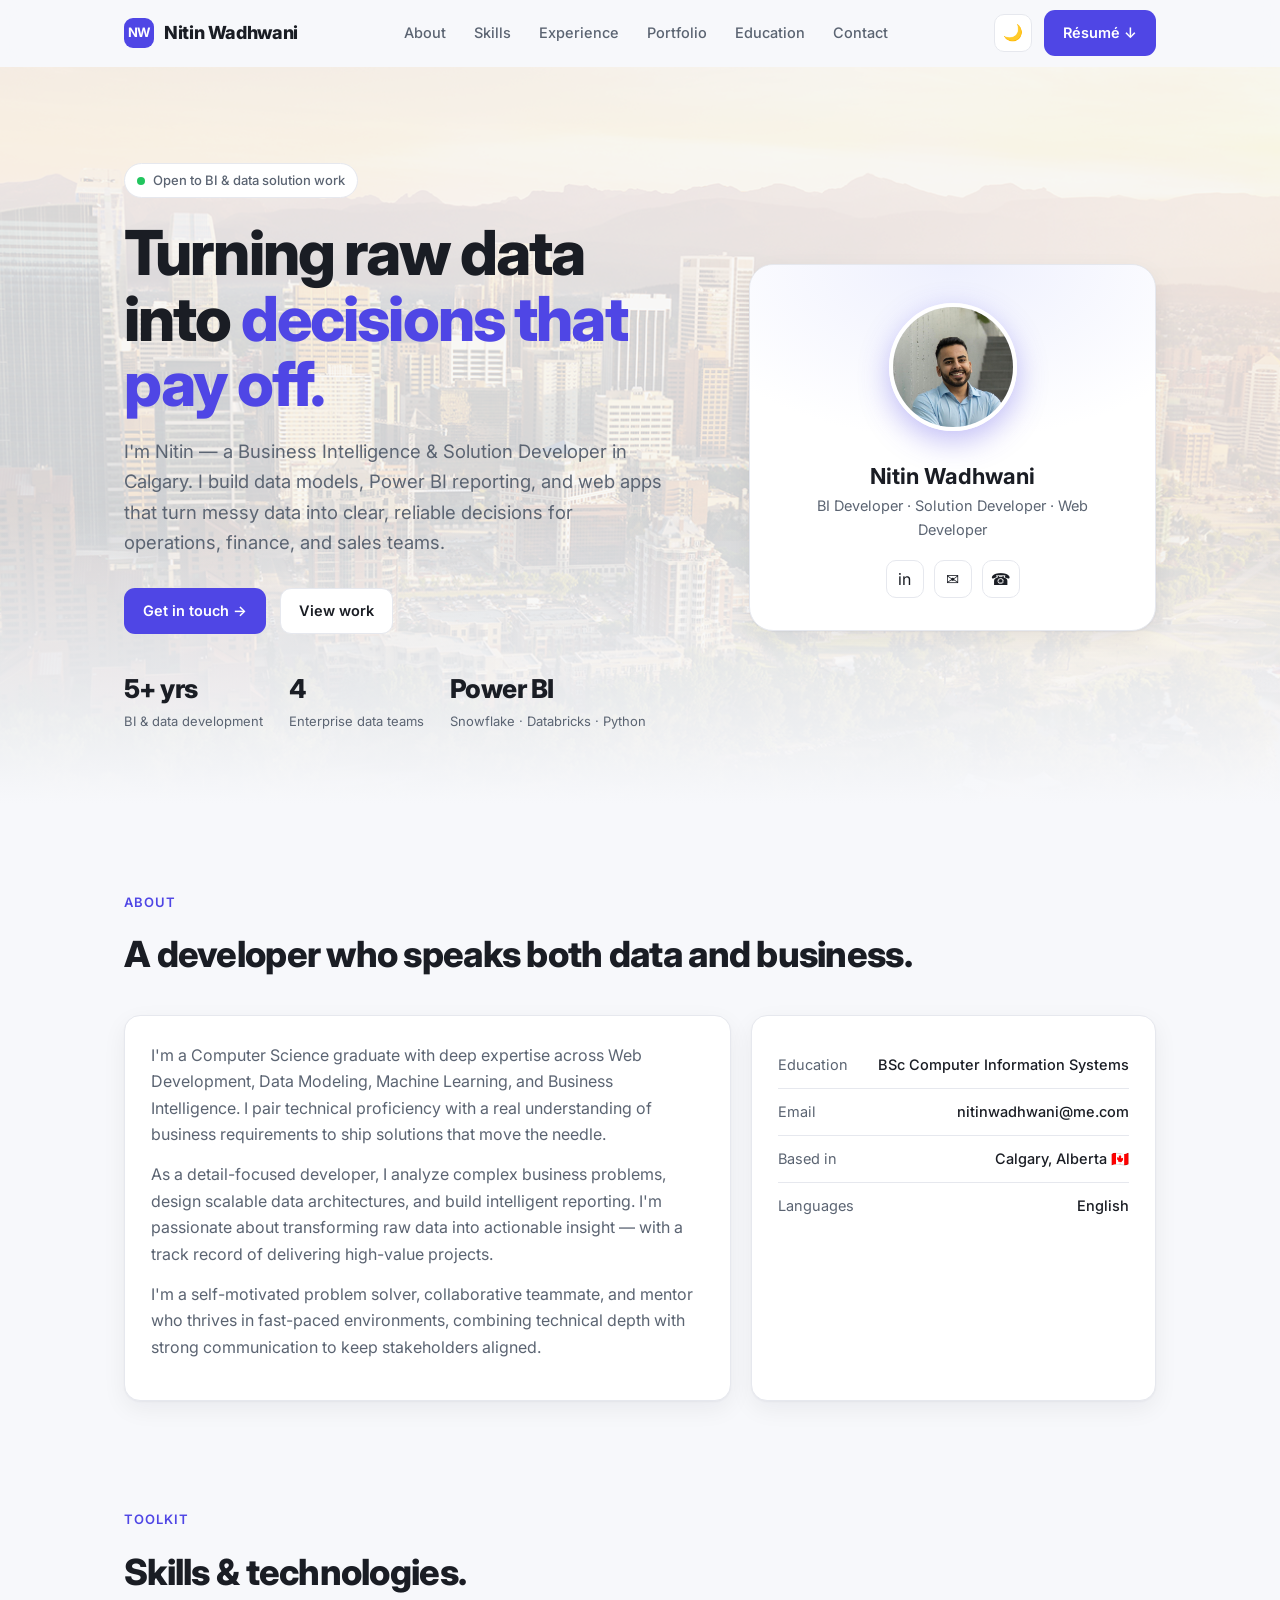
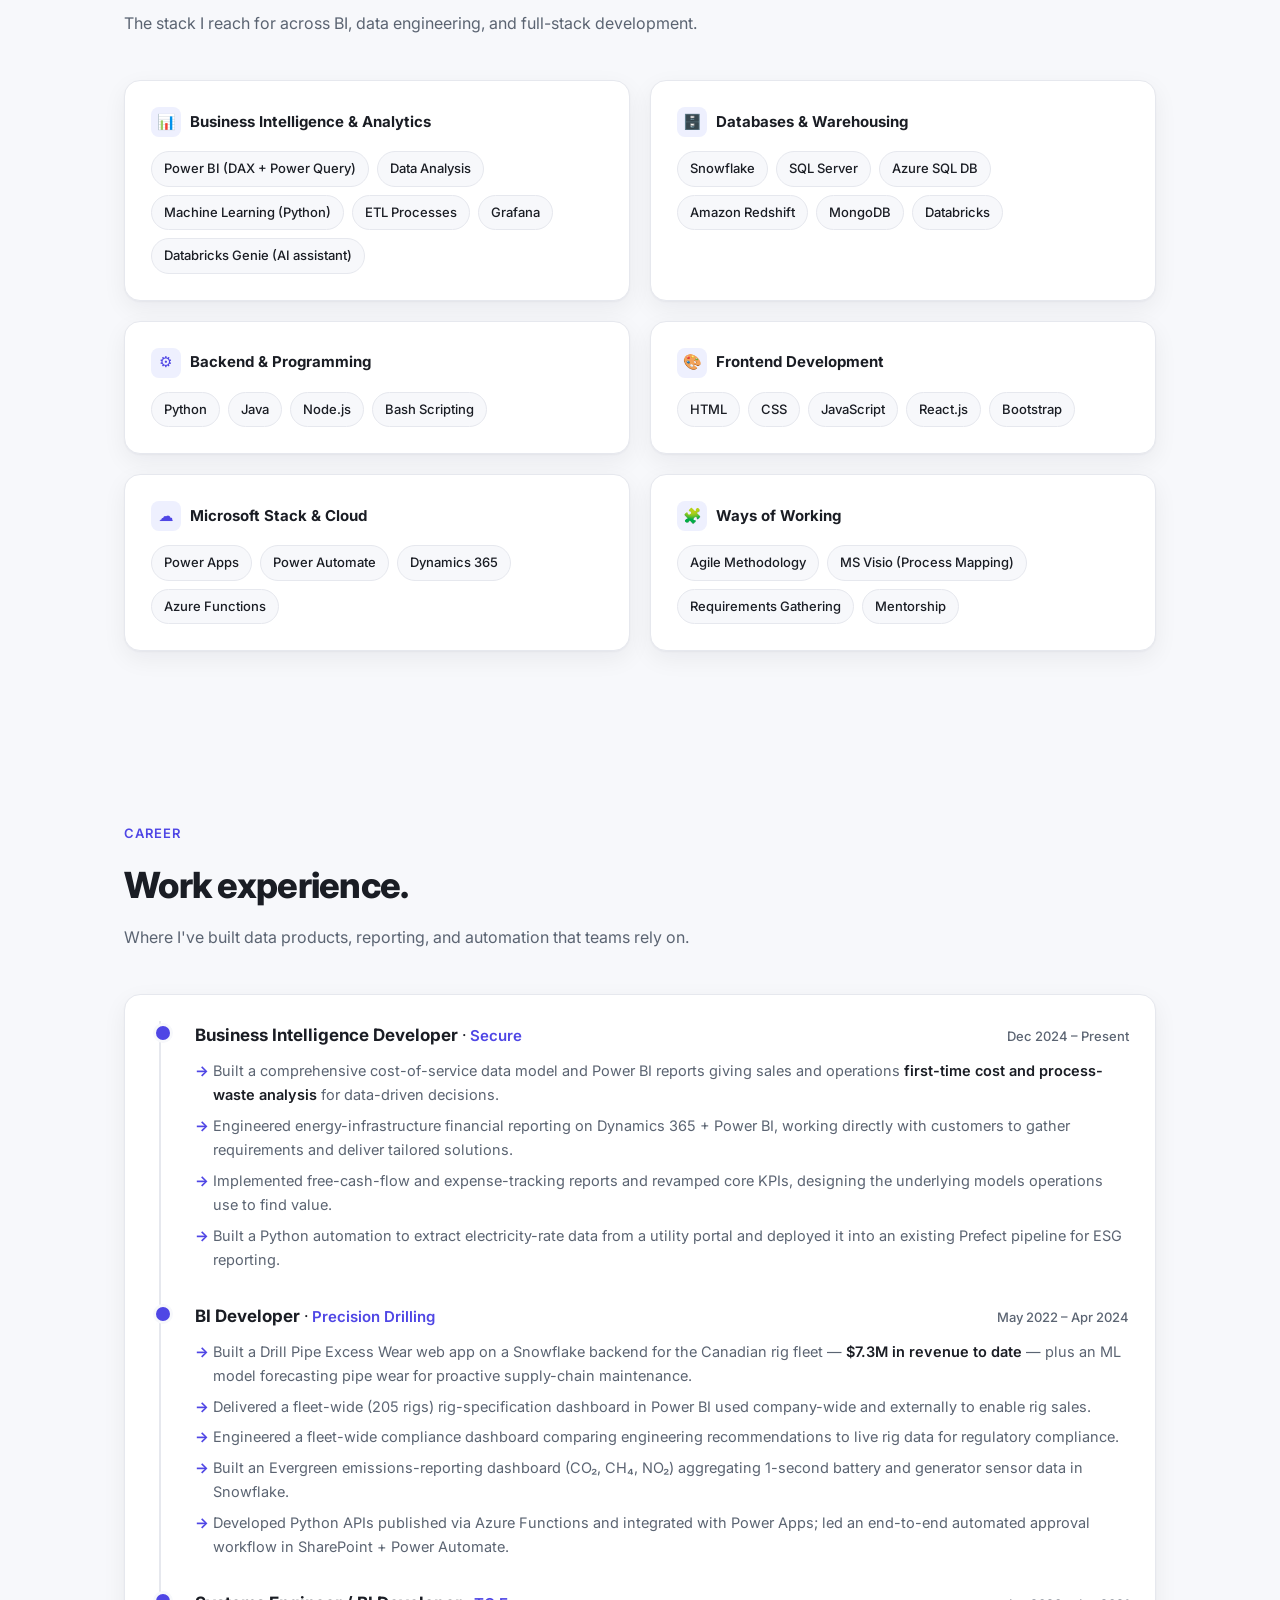
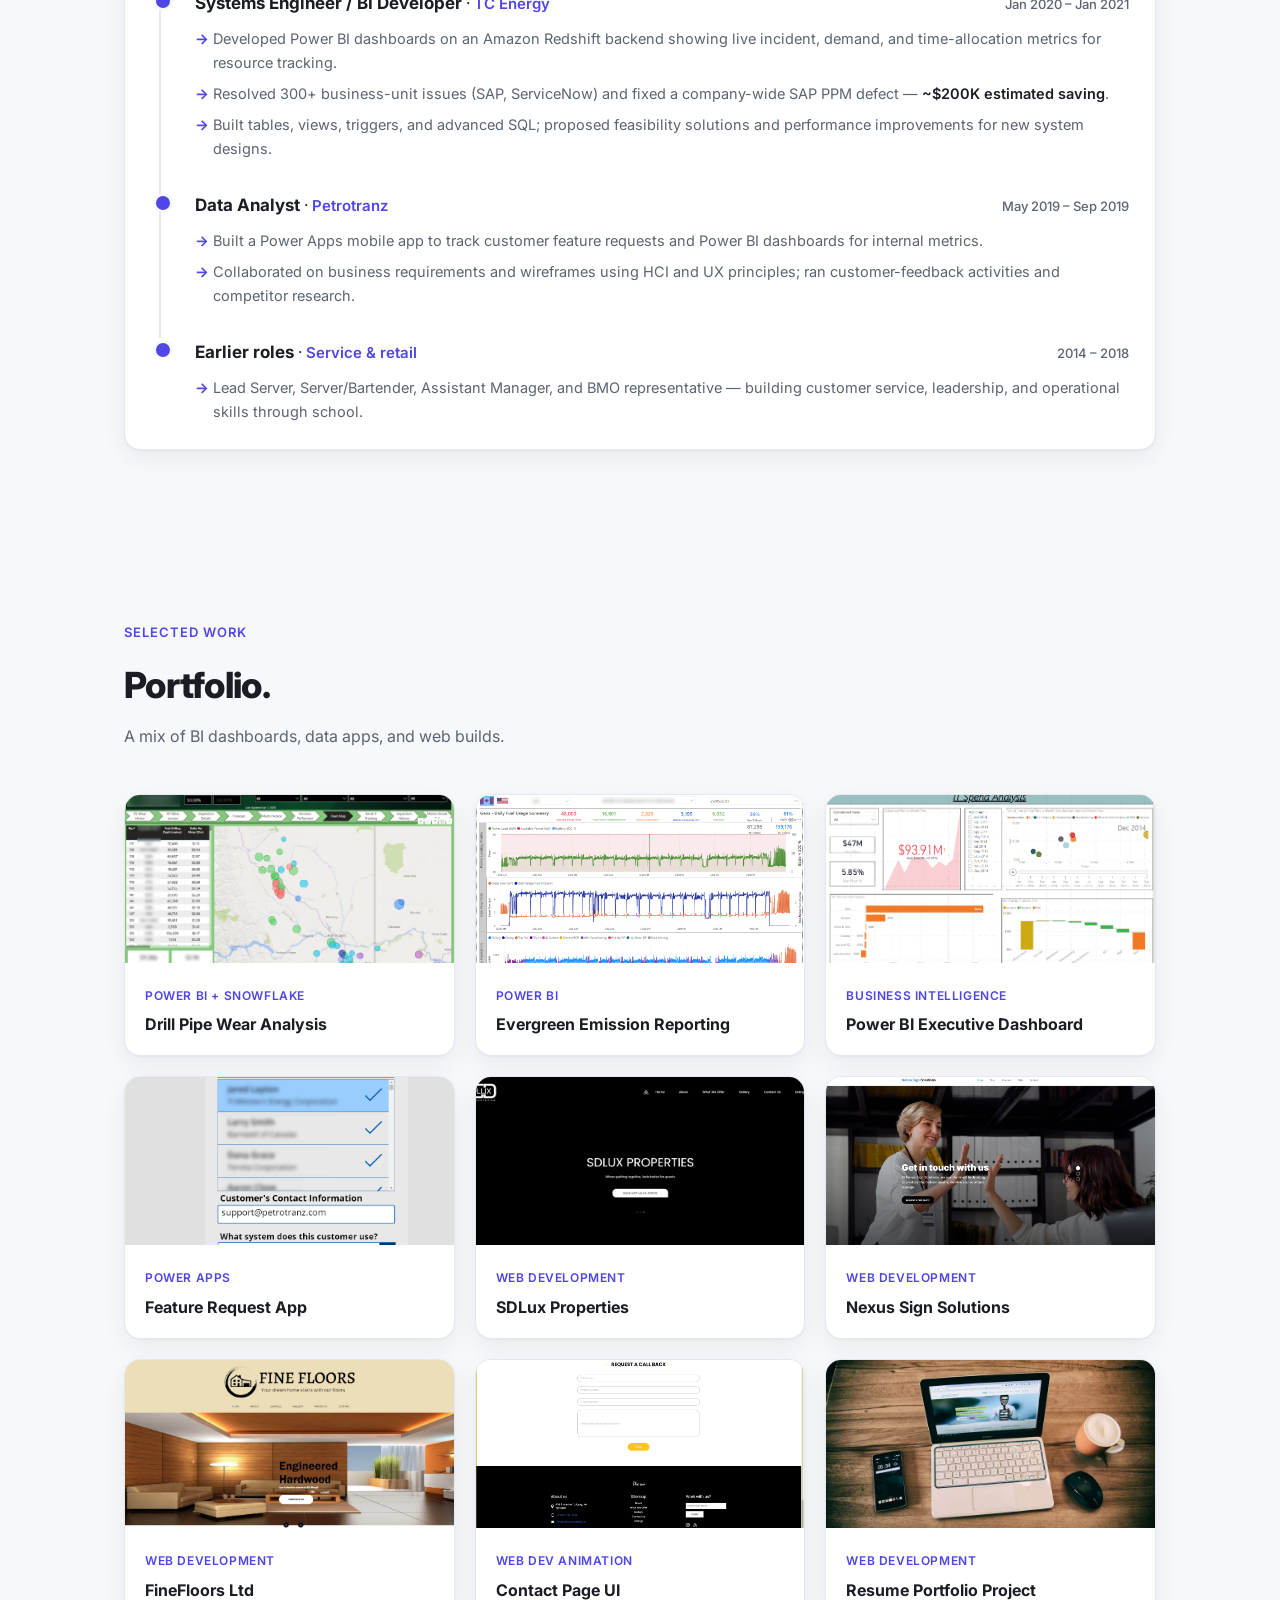
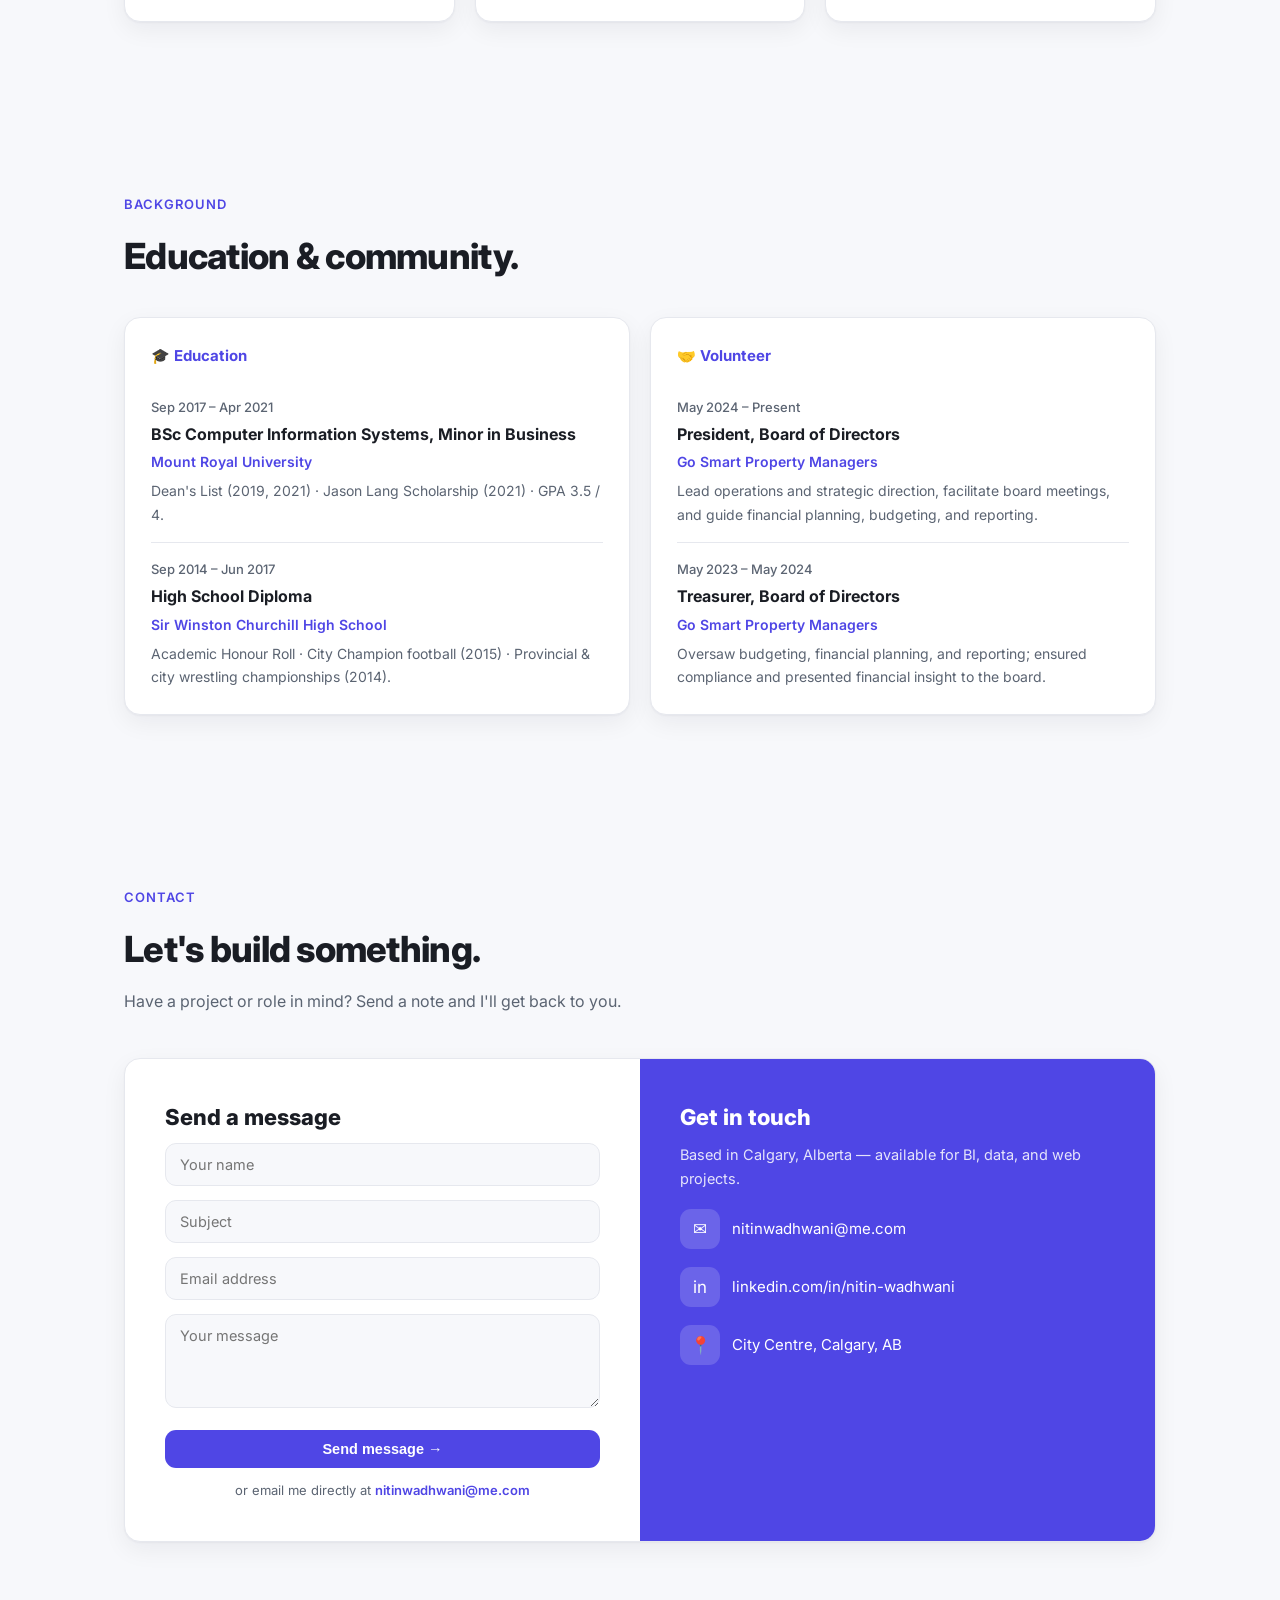
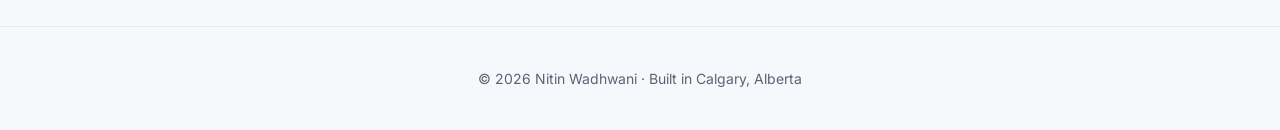
<file: index_redesign.html>
<!DOCTYPE html>
<html lang="en-US">

<head>
    <meta charset="UTF-8">
    <meta name="viewport" content="width=device-width, initial-scale=1">
    <title>Nitin Wadhwani — BI &amp; Solution Developer</title>
    <meta name="description" content="Nitin Wadhwani — Business Intelligence Developer, Solution Developer, and Web Developer based in Calgary, Alberta." />
    <link rel="preconnect" href="https://fonts.googleapis.com">
    <link rel="preconnect" href="https://fonts.gstatic.com" crossorigin>
    <link href="https://fonts.googleapis.com/css2?family=Inter:wght@400;500;600;700;800&display=swap" rel="stylesheet">
    <style>
        :root {
            --bg: #f7f8fb;
            --surface: #ffffff;
            --text: #1a1d24;
            --muted: #5b6472;
            --border: #e6e8ee;
            --accent: #4f46e5;
            --accent-soft: #eef0fe;
            --shadow: 0 1px 2px rgba(16, 24, 40, .04), 0 8px 24px rgba(16, 24, 40, .06);
            --radius: 16px;
            --maxw: 1080px;
        }
        [data-theme="dark"] {
            --bg: #0d1017;
            --surface: #151a23;
            --text: #eef1f6;
            --muted: #9aa4b2;
            --border: #232a36;
            --accent: #818cf8;
            --accent-soft: #1c2233;
            --shadow: 0 1px 2px rgba(0, 0, 0, .3), 0 12px 32px rgba(0, 0, 0, .35);
        }
        * { box-sizing: border-box; margin: 0; padding: 0; }
        html { scroll-behavior: smooth; }
        body {
            font-family: 'Inter', system-ui, -apple-system, sans-serif;
            background: var(--bg);
            color: var(--text);
            line-height: 1.65;
            -webkit-font-smoothing: antialiased;
            transition: background .3s ease, color .3s ease;
        }
        a { color: inherit; text-decoration: none; }
        .wrap { max-width: var(--maxw); margin: 0 auto; padding: 0 24px; }
        section { padding: 84px 0; }
        .eyebrow {
            display: inline-block; font-size: 13px; font-weight: 600; letter-spacing: .08em;
            text-transform: uppercase; color: var(--accent); margin-bottom: 12px;
        }
        h2.section-title { font-size: clamp(26px, 4vw, 36px); font-weight: 800; letter-spacing: -.02em; margin-bottom: 8px; }
        .section-sub { color: var(--muted); font-size: 16px; margin-bottom: 44px; max-width: 640px; }

        /* NAV */
        nav {
            position: sticky; top: 0; z-index: 50;
            background: color-mix(in srgb, var(--bg) 82%, transparent);
            backdrop-filter: saturate(180%) blur(12px);
            border-bottom: 1px solid transparent;
            transition: border-color .3s ease;
        }
        nav.scrolled { border-color: var(--border); }
        .nav-inner { display: flex; align-items: center; justify-content: space-between; height: 66px; }
        .brand { font-weight: 800; letter-spacing: -.02em; font-size: 18px; display: flex; align-items: center; gap: 10px; }
        .brand .dot { width: 30px; height: 30px; border-radius: 9px; background: var(--accent); color: #fff; display: grid; place-items: center; font-size: 13px; font-weight: 700; }
        .nav-links { display: flex; gap: 28px; align-items: center; }
        .nav-links a { font-size: 14.5px; font-weight: 500; color: var(--muted); transition: color .2s; }
        .nav-links a:hover { color: var(--text); }
        .nav-actions { display: flex; align-items: center; gap: 12px; }
        .icon-btn { width: 38px; height: 38px; border-radius: 10px; border: 1px solid var(--border); background: var(--surface); color: var(--text); display: grid; place-items: center; cursor: pointer; font-size: 16px; transition: .2s; }
        .icon-btn:hover { border-color: var(--accent); color: var(--accent); }
        .btn {
            display: inline-flex; align-items: center; gap: 8px; font-weight: 600; font-size: 14.5px;
            padding: 10px 18px; border-radius: 11px; cursor: pointer; transition: .2s; border: 1px solid transparent;
        }
        .btn-primary { background: var(--accent); color: #fff; }
        .btn-primary:hover { transform: translateY(-1px); box-shadow: 0 6px 18px color-mix(in srgb, var(--accent) 40%, transparent); }
        .btn-ghost { background: var(--surface); border-color: var(--border); color: var(--text); }
        .btn-ghost:hover { border-color: var(--accent); color: var(--accent); }
        @media (max-width: 760px) { .nav-links { display: none; } }

        /* HERO */
        .hero { padding: 96px 0 72px; position: relative; overflow: hidden; }
        .hero::before { content: ""; position: absolute; inset: 0; background: url('images/calgary.png') center 30%/cover no-repeat; opacity: .16; z-index: 0; }
        .hero::after { content: ""; position: absolute; left: 0; right: 0; bottom: 0; height: 40%; background: linear-gradient(to top, var(--bg), transparent); z-index: 0; }
        .hero .wrap { position: relative; z-index: 1; }
        .hero-grid { display: grid; grid-template-columns: 1.4fr 1fr; gap: 56px; align-items: center; }
        .avail { display: inline-flex; align-items: center; gap: 8px; font-size: 13px; font-weight: 500; color: var(--muted); background: var(--surface); border: 1px solid var(--border); padding: 6px 12px; border-radius: 999px; margin-bottom: 22px; }
        .avail .pulse { width: 8px; height: 8px; border-radius: 50%; background: #22c55e; box-shadow: 0 0 0 0 rgba(34, 197, 94, .5); animation: pulse 2s infinite; }
        @keyframes pulse { 0% { box-shadow: 0 0 0 0 rgba(34,197,94,.5); } 70% { box-shadow: 0 0 0 8px rgba(34,197,94,0); } 100% { box-shadow: 0 0 0 0 rgba(34,197,94,0); } }
        .hero h1 { font-size: clamp(38px, 6vw, 62px); font-weight: 800; letter-spacing: -.03em; line-height: 1.05; margin-bottom: 20px; }
        .hero h1 .grad { color: var(--accent); }
        .hero p.lead { font-size: 18.5px; color: var(--muted); max-width: 540px; margin-bottom: 30px; }
        .hero-cta { display: flex; gap: 14px; flex-wrap: wrap; margin-bottom: 34px; }
        .hero-meta { display: flex; gap: 26px; flex-wrap: wrap; }
        .hero-meta .m { }
        .hero-meta .m .n { font-size: 26px; font-weight: 800; letter-spacing: -.02em; }
        .hero-meta .m .l { font-size: 13px; color: var(--muted); }
        .avatar-card {
            background: var(--surface); border: 1px solid var(--border); border-radius: 24px; padding: 32px;
            box-shadow: var(--shadow); text-align: center; position: relative; overflow: hidden;
        }
        .avatar-card::before { content: ""; position: absolute; inset: 0; background: radial-gradient(120% 80% at 50% 0%, var(--accent-soft), transparent 60%); }
        .monogram { position: relative; width: 128px; height: 128px; margin: 6px auto 20px; border-radius: 50%; object-fit: cover; border: 4px solid var(--surface); box-shadow: 0 10px 30px color-mix(in srgb, var(--accent) 35%, transparent); }
        .avatar-card h3 { position: relative; font-size: 22px; font-weight: 700; }
        .avatar-card .role { position: relative; color: var(--muted); font-size: 14.5px; margin-bottom: 18px; }
        .avatar-card .socials { position: relative; display: flex; gap: 10px; justify-content: center; }
        @media (max-width: 860px) { .hero-grid { grid-template-columns: 1fr; } .avatar-card { order: -1; } }

        /* CARDS / GRID */
        .grid { display: grid; gap: 20px; }
        .card { background: var(--surface); border: 1px solid var(--border); border-radius: var(--radius); padding: 26px; box-shadow: var(--shadow); }
        .about-grid { grid-template-columns: 1.5fr 1fr; }
        .about-grid p { color: var(--muted); margin-bottom: 14px; }
        .info-row { display: flex; justify-content: space-between; gap: 12px; padding: 11px 0; border-bottom: 1px solid var(--border); font-size: 14.5px; }
        .info-row:last-child { border-bottom: none; }
        .info-row .k { color: var(--muted); }
        .info-row .v { font-weight: 500; text-align: right; }
        @media (max-width: 760px) { .about-grid { grid-template-columns: 1fr; } }

        /* SKILLS */
        .skills-grid { grid-template-columns: repeat(2, 1fr); }
        @media (max-width: 760px) { .skills-grid { grid-template-columns: 1fr; } }
        .skill-cat h4 { font-size: 15px; font-weight: 700; margin-bottom: 14px; display: flex; align-items: center; gap: 9px; }
        .skill-cat h4 .ic { width: 30px; height: 30px; border-radius: 8px; background: var(--accent-soft); color: var(--accent); display: grid; place-items: center; font-size: 15px; }
        .chips { display: flex; flex-wrap: wrap; gap: 8px; }
        .chip { font-size: 13px; font-weight: 500; padding: 6px 12px; border-radius: 999px; background: var(--bg); border: 1px solid var(--border); color: var(--text); transition: .2s; }
        .chip:hover { border-color: var(--accent); color: var(--accent); }

        /* TIMELINE */
        .timeline { position: relative; margin-left: 8px; }
        .tl-item { position: relative; padding: 0 0 30px 34px; border-left: 2px solid var(--border); }
        .tl-item:last-child { border-left-color: transparent; padding-bottom: 0; }
        .tl-item::before { content: ""; position: absolute; left: -8px; top: 2px; width: 14px; height: 14px; border-radius: 50%; background: var(--accent); border: 3px solid var(--bg); }
        .tl-head { display: flex; justify-content: space-between; gap: 12px; flex-wrap: wrap; align-items: baseline; }
        .tl-role { font-size: 17px; font-weight: 700; }
        .tl-co { color: var(--accent); font-weight: 600; font-size: 15px; }
        .tl-date { font-size: 13px; color: var(--muted); font-weight: 500; white-space: nowrap; }
        .tl-item ul { list-style: none; margin-top: 10px; display: grid; gap: 7px; }
        .tl-item ul li { position: relative; padding-left: 18px; color: var(--muted); font-size: 14.5px; }
        .tl-item ul li::before { content: "→"; position: absolute; left: 0; color: var(--accent); font-weight: 700; }
        .highlight { color: var(--text); font-weight: 600; }

        /* PORTFOLIO */
        .port-grid { grid-template-columns: repeat(3, 1fr); }
        @media (max-width: 860px) { .port-grid { grid-template-columns: repeat(2, 1fr); } }
        @media (max-width: 560px) { .port-grid { grid-template-columns: 1fr; } }
        .proj { background: var(--surface); border: 1px solid var(--border); border-radius: var(--radius); overflow: hidden; box-shadow: var(--shadow); transition: .25s; }
        .proj:hover { transform: translateY(-4px); border-color: var(--accent); }
        .proj .thumb { height: 168px; overflow: hidden; background: var(--bg); }
        .proj .thumb img { width: 100%; height: 100%; object-fit: cover; display: block; transition: transform .35s ease; }
        .proj:hover .thumb img { transform: scale(1.05); }
        .proj .body { padding: 18px 20px; }
        .proj .body .tag { font-size: 12px; font-weight: 600; color: var(--accent); text-transform: uppercase; letter-spacing: .05em; }
        .proj .body h4 { font-size: 16px; font-weight: 700; margin-top: 4px; }

        /* EDU / VOLUNTEER */
        .two-col { grid-template-columns: 1fr 1fr; }
        @media (max-width: 760px) { .two-col { grid-template-columns: 1fr; } }
        .edu-item { padding: 16px 0; border-bottom: 1px solid var(--border); }
        .edu-item:last-child { border-bottom: none; padding-bottom: 0; }
        .edu-item:first-child { padding-top: 0; }
        .edu-item .d { font-size: 13px; color: var(--muted); font-weight: 500; }
        .edu-item h4 { font-size: 16px; font-weight: 700; margin: 3px 0; }
        .edu-item .s { color: var(--accent); font-size: 14px; font-weight: 600; margin-bottom: 6px; }
        .edu-item p { color: var(--muted); font-size: 14px; }

        /* CONTACT */
        .contact-card { display: grid; grid-template-columns: 1fr 1fr; gap: 0; overflow: hidden; padding: 0; }
        .contact-card .left { padding: 40px; }
        .contact-card .right { padding: 40px; background: var(--accent); color: #fff; }
        .contact-card .right a { color: #fff; }
        .contact-card h3 { font-size: 22px; font-weight: 800; margin-bottom: 8px; }
        .contact-card .right .cline { display: flex; align-items: center; gap: 12px; margin: 18px 0; font-size: 15px; }
        .contact-card .right .cline .ci { width: 40px; height: 40px; border-radius: 11px; background: rgba(255,255,255,.16); display: grid; place-items: center; font-size: 17px; }
        .field { margin-bottom: 14px; }
        .field input, .field textarea { width: 100%; padding: 12px 14px; border-radius: 11px; border: 1px solid var(--border); background: var(--bg); color: var(--text); font-family: inherit; font-size: 14.5px; }
        .field input:focus, .field textarea:focus { outline: none; border-color: var(--accent); }
        @media (max-width: 760px) { .contact-card { grid-template-columns: 1fr; } }

        footer { padding: 40px 0; border-top: 1px solid var(--border); text-align: center; color: var(--muted); font-size: 14px; }

        .reveal { opacity: 0; transform: translateY(20px); transition: opacity .6s ease, transform .6s ease; }
        .reveal.show { opacity: 1; transform: none; }
    </style>
</head>

<body>
    <nav id="nav">
        <div class="wrap nav-inner">
            <a href="#top" class="brand"><span class="dot">NW</span> Nitin Wadhwani</a>
            <div class="nav-links">
                <a href="#about">About</a>
                <a href="#skills">Skills</a>
                <a href="#experience">Experience</a>
                <a href="#portfolio">Portfolio</a>
                <a href="#education">Education</a>
                <a href="#contact">Contact</a>
            </div>
            <div class="nav-actions">
                <button class="icon-btn" id="themeToggle" aria-label="Toggle theme">🌙</button>
                <a href="Resume_Aug2026.html" target="_blank" class="btn btn-primary">Résumé ↓</a>
            </div>
        </div>
    </nav>

    <div id="top"></div>
    <header class="hero">
        <div class="wrap hero-grid">
            <div>
                <span class="avail"><span class="pulse"></span> Open to BI &amp; data solution work</span>
                <h1>Turning raw data into <span class="grad">decisions that pay off.</span></h1>
                <p class="lead">I'm Nitin — a Business Intelligence &amp; Solution Developer in Calgary. I build data models, Power BI reporting, and web apps that turn messy data into clear, reliable decisions for operations, finance, and sales teams.</p>
                <div class="hero-cta">
                    <a href="#contact" class="btn btn-primary">Get in touch →</a>
                    <a href="#portfolio" class="btn btn-ghost">View work</a>
                </div>
                <div class="hero-meta">
                    <div class="m"><div class="n">5+ yrs</div><div class="l">BI &amp; data development</div></div>
                    <div class="m"><div class="n">4</div><div class="l">Enterprise data teams</div></div>
                    <div class="m"><div class="n">Power BI</div><div class="l">Snowflake · Databricks · Python</div></div>
                </div>
            </div>
            <div class="avatar-card">
                <img class="monogram" src="images/profile_pic.jpg" alt="Nitin Wadhwani">
                <h3>Nitin Wadhwani</h3>
                <div class="role">BI Developer · Solution Developer · Web Developer</div>
                <div class="socials">
                    <a class="icon-btn" href="https://www.linkedin.com/in/nitin-wadhwani" target="_blank" aria-label="LinkedIn">in</a>
                    <a class="icon-btn" href="mailto:nitinwadhwani@me.com" aria-label="Email">✉</a>
                    <a class="icon-btn" href="tel:+14037976221" aria-label="Call">☎</a>
                </div>
            </div>
        </div>
    </header>

    <section id="about">
        <div class="wrap">
            <span class="eyebrow">About</span>
            <h2 class="section-title">A developer who speaks both data and business.</h2>
            <div class="grid about-grid" style="margin-top: 30px;">
                <div class="card reveal">
                    <p>I'm a Computer Science graduate with deep expertise across Web Development, Data Modeling, Machine Learning, and Business Intelligence. I pair technical proficiency with a real understanding of business requirements to ship solutions that move the needle.</p>
                    <p>As a detail-focused developer, I analyze complex business problems, design scalable data architectures, and build intelligent reporting. I'm passionate about transforming raw data into actionable insight — with a track record of delivering high-value projects.</p>
                    <p>I'm a self-motivated problem solver, collaborative teammate, and mentor who thrives in fast-paced environments, combining technical depth with strong communication to keep stakeholders aligned.</p>
                </div>
                <div class="card reveal">
                    <div class="info-row"><span class="k">Education</span><span class="v">BSc Computer Information Systems</span></div>
                    <div class="info-row"><span class="k">Email</span><span class="v">nitinwadhwani@me.com</span></div>
                    <div class="info-row"><span class="k">Based in</span><span class="v">Calgary, Alberta 🇨🇦</span></div>
                    <div class="info-row"><span class="k">Languages</span><span class="v">English</span></div>
                </div>
            </div>
        </div>
    </section>

    <section id="skills" style="padding-top: 20px;">
        <div class="wrap">
            <span class="eyebrow">Toolkit</span>
            <h2 class="section-title">Skills &amp; technologies.</h2>
            <p class="section-sub">The stack I reach for across BI, data engineering, and full-stack development.</p>
            <div class="grid skills-grid">
                <div class="card skill-cat reveal">
                    <h4><span class="ic">📊</span> Business Intelligence &amp; Analytics</h4>
                    <div class="chips">
                        <span class="chip">Power BI (DAX + Power Query)</span><span class="chip">Data Analysis</span>
                        <span class="chip">Machine Learning (Python)</span><span class="chip">ETL Processes</span>
                        <span class="chip">Grafana</span><span class="chip">Databricks Genie (AI assistant)</span>
                    </div>
                </div>
                <div class="card skill-cat reveal">
                    <h4><span class="ic">🗄️</span> Databases &amp; Warehousing</h4>
                    <div class="chips">
                        <span class="chip">Snowflake</span><span class="chip">SQL Server</span><span class="chip">Azure SQL DB</span>
                        <span class="chip">Amazon Redshift</span><span class="chip">MongoDB</span><span class="chip">Databricks</span>
                    </div>
                </div>
                <div class="card skill-cat reveal">
                    <h4><span class="ic">⚙️</span> Backend &amp; Programming</h4>
                    <div class="chips">
                        <span class="chip">Python</span><span class="chip">Java</span><span class="chip">Node.js</span><span class="chip">Bash Scripting</span>
                    </div>
                </div>
                <div class="card skill-cat reveal">
                    <h4><span class="ic">🎨</span> Frontend Development</h4>
                    <div class="chips">
                        <span class="chip">HTML</span><span class="chip">CSS</span><span class="chip">JavaScript</span>
                        <span class="chip">React.js</span><span class="chip">Bootstrap</span>
                    </div>
                </div>
                <div class="card skill-cat reveal">
                    <h4><span class="ic">☁️</span> Microsoft Stack &amp; Cloud</h4>
                    <div class="chips">
                        <span class="chip">Power Apps</span><span class="chip">Power Automate</span>
                        <span class="chip">Dynamics 365</span><span class="chip">Azure Functions</span>
                    </div>
                </div>
                <div class="card skill-cat reveal">
                    <h4><span class="ic">🧩</span> Ways of Working</h4>
                    <div class="chips">
                        <span class="chip">Agile Methodology</span><span class="chip">MS Visio (Process Mapping)</span>
                        <span class="chip">Requirements Gathering</span><span class="chip">Mentorship</span>
                    </div>
                </div>
            </div>
        </div>
    </section>

    <section id="experience">
        <div class="wrap">
            <span class="eyebrow">Career</span>
            <h2 class="section-title">Work experience.</h2>
            <p class="section-sub">Where I've built data products, reporting, and automation that teams rely on.</p>
            <div class="card reveal">
                <div class="timeline">
                    <div class="tl-item">
                        <div class="tl-head"><div><span class="tl-role">Business Intelligence Developer</span> · <span class="tl-co">Secure</span></div><span class="tl-date">Dec 2024 – Present</span></div>
                        <ul>
                            <li>Built a comprehensive cost-of-service data model and Power BI reports giving sales and operations <span class="highlight">first-time cost and process-waste analysis</span> for data-driven decisions.</li>
                            <li>Engineered energy-infrastructure financial reporting on Dynamics 365 + Power BI, working directly with customers to gather requirements and deliver tailored solutions.</li>
                            <li>Implemented free-cash-flow and expense-tracking reports and revamped core KPIs, designing the underlying models operations use to find value.</li>
                            <li>Built a Python automation to extract electricity-rate data from a utility portal and deployed it into an existing Prefect pipeline for ESG reporting.</li>
                        </ul>
                    </div>
                    <div class="tl-item">
                        <div class="tl-head"><div><span class="tl-role">BI Developer</span> · <span class="tl-co">Precision Drilling</span></div><span class="tl-date">May 2022 – Apr 2024</span></div>
                        <ul>
                            <li>Built a Drill Pipe Excess Wear web app on a Snowflake backend for the Canadian rig fleet — <span class="highlight">$7.3M in revenue to date</span> — plus an ML model forecasting pipe wear for proactive supply-chain maintenance.</li>
                            <li>Delivered a fleet-wide (205 rigs) rig-specification dashboard in Power BI used company-wide and externally to enable rig sales.</li>
                            <li>Engineered a fleet-wide compliance dashboard comparing engineering recommendations to live rig data for regulatory compliance.</li>
                            <li>Built an Evergreen emissions-reporting dashboard (CO₂, CH₄, NO₂) aggregating 1-second battery and generator sensor data in Snowflake.</li>
                            <li>Developed Python APIs published via Azure Functions and integrated with Power Apps; led an end-to-end automated approval workflow in SharePoint + Power Automate.</li>
                        </ul>
                    </div>
                    <div class="tl-item">
                        <div class="tl-head"><div><span class="tl-role">Systems Engineer / BI Developer</span> · <span class="tl-co">TC Energy</span></div><span class="tl-date">Jan 2020 – Jan 2021</span></div>
                        <ul>
                            <li>Developed Power BI dashboards on an Amazon Redshift backend showing live incident, demand, and time-allocation metrics for resource tracking.</li>
                            <li>Resolved 300+ business-unit issues (SAP, ServiceNow) and fixed a company-wide SAP PPM defect — <span class="highlight">~$200K estimated saving</span>.</li>
                            <li>Built tables, views, triggers, and advanced SQL; proposed feasibility solutions and performance improvements for new system designs.</li>
                        </ul>
                    </div>
                    <div class="tl-item">
                        <div class="tl-head"><div><span class="tl-role">Data Analyst</span> · <span class="tl-co">Petrotranz</span></div><span class="tl-date">May 2019 – Sep 2019</span></div>
                        <ul>
                            <li>Built a Power Apps mobile app to track customer feature requests and Power BI dashboards for internal metrics.</li>
                            <li>Collaborated on business requirements and wireframes using HCI and UX principles; ran customer-feedback activities and competitor research.</li>
                        </ul>
                    </div>
                    <div class="tl-item">
                        <div class="tl-head"><div><span class="tl-role">Earlier roles</span> · <span class="tl-co">Service &amp; retail</span></div><span class="tl-date">2014 – 2018</span></div>
                        <ul>
                            <li>Lead Server, Server/Bartender, Assistant Manager, and BMO representative — building customer service, leadership, and operational skills through school.</li>
                        </ul>
                    </div>
                </div>
            </div>
        </div>
    </section>

    <section id="portfolio">
        <div class="wrap">
            <span class="eyebrow">Selected work</span>
            <h2 class="section-title">Portfolio.</h2>
            <p class="section-sub">A mix of BI dashboards, data apps, and web builds.</p>
            <div class="grid port-grid">
                <div class="proj reveal"><div class="thumb"><img src="images/DRILL_PIPE_HEAT_MAP.png" alt="Drill Pipe Wear Analysis"></div><div class="body"><span class="tag">Power BI + Snowflake</span><h4>Drill Pipe Wear Analysis</h4></div></div>
                <div class="proj reveal"><div class="thumb"><img src="images/evergreen_emissions.PNG" alt="Evergreen Emission Reporting"></div><div class="body"><span class="tag">Power BI</span><h4>Evergreen Emission Reporting</h4></div></div>
                <div class="proj reveal"><div class="thumb"><img src="images/Capture.PNG" alt="Power BI Dashboard"></div><div class="body"><span class="tag">Business Intelligence</span><h4>Power BI Executive Dashboard</h4></div></div>
                <div class="proj reveal"><div class="thumb"><img src="images/blurred.png" alt="Feature Request App"></div><div class="body"><span class="tag">Power Apps</span><h4>Feature Request App</h4></div></div>
                <div class="proj reveal"><div class="thumb"><img src="images/sdLuxprop.PNG" alt="SDLux Properties"></div><div class="body"><span class="tag">Web Development</span><h4>SDLux Properties</h4></div></div>
                <div class="proj reveal"><div class="thumb"><img src="images/nexus_signSolutions.jpg" alt="Nexus Sign Solutions"></div><div class="body"><span class="tag">Web Development</span><h4>Nexus Sign Solutions</h4></div></div>
                <div class="proj reveal"><div class="thumb"><img src="images/finefloors.jpg" alt="FineFloors Ltd"></div><div class="body"><span class="tag">Web Development</span><h4>FineFloors Ltd</h4></div></div>
                <div class="proj reveal"><div class="thumb"><img src="images/web_dev_animation.gif" alt="Contact Page UI Animation"></div><div class="body"><span class="tag">Web Dev Animation</span><h4>Contact Page UI</h4></div></div>
                <div class="proj reveal"><div class="thumb"><img src="images/project-2.jpg" alt="Resume Project"></div><div class="body"><span class="tag">Web Development</span><h4>Resume Portfolio Project</h4></div></div>
            </div>
        </div>
    </section>

    <section id="education">
        <div class="wrap">
            <span class="eyebrow">Background</span>
            <h2 class="section-title">Education &amp; community.</h2>
            <div class="grid two-col" style="margin-top: 30px;">
                <div class="card reveal">
                    <h4 style="font-size:15px;font-weight:700;margin-bottom:12px;color:var(--accent);">🎓 Education</h4>
                    <div class="edu-item">
                        <div class="d">Sep 2017 – Apr 2021</div>
                        <h4>BSc Computer Information Systems, Minor in Business</h4>
                        <div class="s">Mount Royal University</div>
                        <p>Dean's List (2019, 2021) · Jason Lang Scholarship (2021) · GPA 3.5 / 4.</p>
                    </div>
                    <div class="edu-item">
                        <div class="d">Sep 2014 – Jun 2017</div>
                        <h4>High School Diploma</h4>
                        <div class="s">Sir Winston Churchill High School</div>
                        <p>Academic Honour Roll · City Champion football (2015) · Provincial &amp; city wrestling championships (2014).</p>
                    </div>
                </div>
                <div class="card reveal">
                    <h4 style="font-size:15px;font-weight:700;margin-bottom:12px;color:var(--accent);">🤝 Volunteer</h4>
                    <div class="edu-item">
                        <div class="d">May 2024 – Present</div>
                        <h4>President, Board of Directors</h4>
                        <div class="s">Go Smart Property Managers</div>
                        <p>Lead operations and strategic direction, facilitate board meetings, and guide financial planning, budgeting, and reporting.</p>
                    </div>
                    <div class="edu-item">
                        <div class="d">May 2023 – May 2024</div>
                        <h4>Treasurer, Board of Directors</h4>
                        <div class="s">Go Smart Property Managers</div>
                        <p>Oversaw budgeting, financial planning, and reporting; ensured compliance and presented financial insight to the board.</p>
                    </div>
                </div>
            </div>
        </div>
    </section>

    <section id="contact">
        <div class="wrap">
            <span class="eyebrow">Contact</span>
            <h2 class="section-title">Let's build something.</h2>
            <p class="section-sub">Have a project or role in mind? Send a note and I'll get back to you.</p>
            <div class="card contact-card reveal">
                <div class="left">
                    <h3>Send a message</h3>
                    <form action="https://formspree.io/nitinwadhwani@me.com" method="POST">
                        <div class="field"><input type="text" name="name" placeholder="Your name" required></div>
                        <div class="field"><input type="text" name="Subject" placeholder="Subject" required></div>
                        <div class="field"><input type="email" name="_replyto" placeholder="Email address" required></div>
                        <div class="field"><textarea name="message" rows="4" placeholder="Your message" required></textarea></div>
                        <button type="submit" class="btn btn-primary" style="width:100%;justify-content:center;">Send message →</button>
                        <p style="text-align:center;font-size:13px;color:var(--muted);margin-top:12px;">or email me directly at <a href="mailto:nitinwadhwani@me.com" style="color:var(--accent);font-weight:600;">nitinwadhwani@me.com</a></p>
                    </form>
                </div>
                <div class="right">
                    <h3>Get in touch</h3>
                    <p style="opacity:.85;font-size:14.5px;">Based in Calgary, Alberta — available for BI, data, and web projects.</p>
                    <div class="cline"><span class="ci">✉</span><a href="mailto:nitinwadhwani@me.com">nitinwadhwani@me.com</a></div>
                    <div class="cline"><span class="ci">in</span><a href="https://www.linkedin.com/in/nitin-wadhwani" target="_blank">linkedin.com/in/nitin-wadhwani</a></div>
                    <div class="cline"><span class="ci">📍</span><span>City Centre, Calgary, AB</span></div>
                </div>
            </div>
        </div>
    </section>

    <footer>
        <div class="wrap">© <span id="year"></span> Nitin Wadhwani · Built in Calgary, Alberta</div>
    </footer>

    <script>
        const nav = document.getElementById('nav');
        window.addEventListener('scroll', () => nav.classList.toggle('scrolled', window.scrollY > 10));
        document.getElementById('year').textContent = new Date().getFullYear();

        const toggle = document.getElementById('themeToggle');
        toggle.addEventListener('click', () => {
            const dark = document.documentElement.getAttribute('data-theme') === 'dark';
            document.documentElement.setAttribute('data-theme', dark ? 'light' : 'dark');
            toggle.textContent = dark ? '🌙' : '☀️';
        });

        const io = new IntersectionObserver((entries) => {
            entries.forEach(e => { if (e.isIntersecting) { e.target.classList.add('show'); io.unobserve(e.target); } });
        }, { threshold: 0.12 });
        document.querySelectorAll('.reveal').forEach(el => io.observe(el));
    </script>
</body>

</html>
</file>
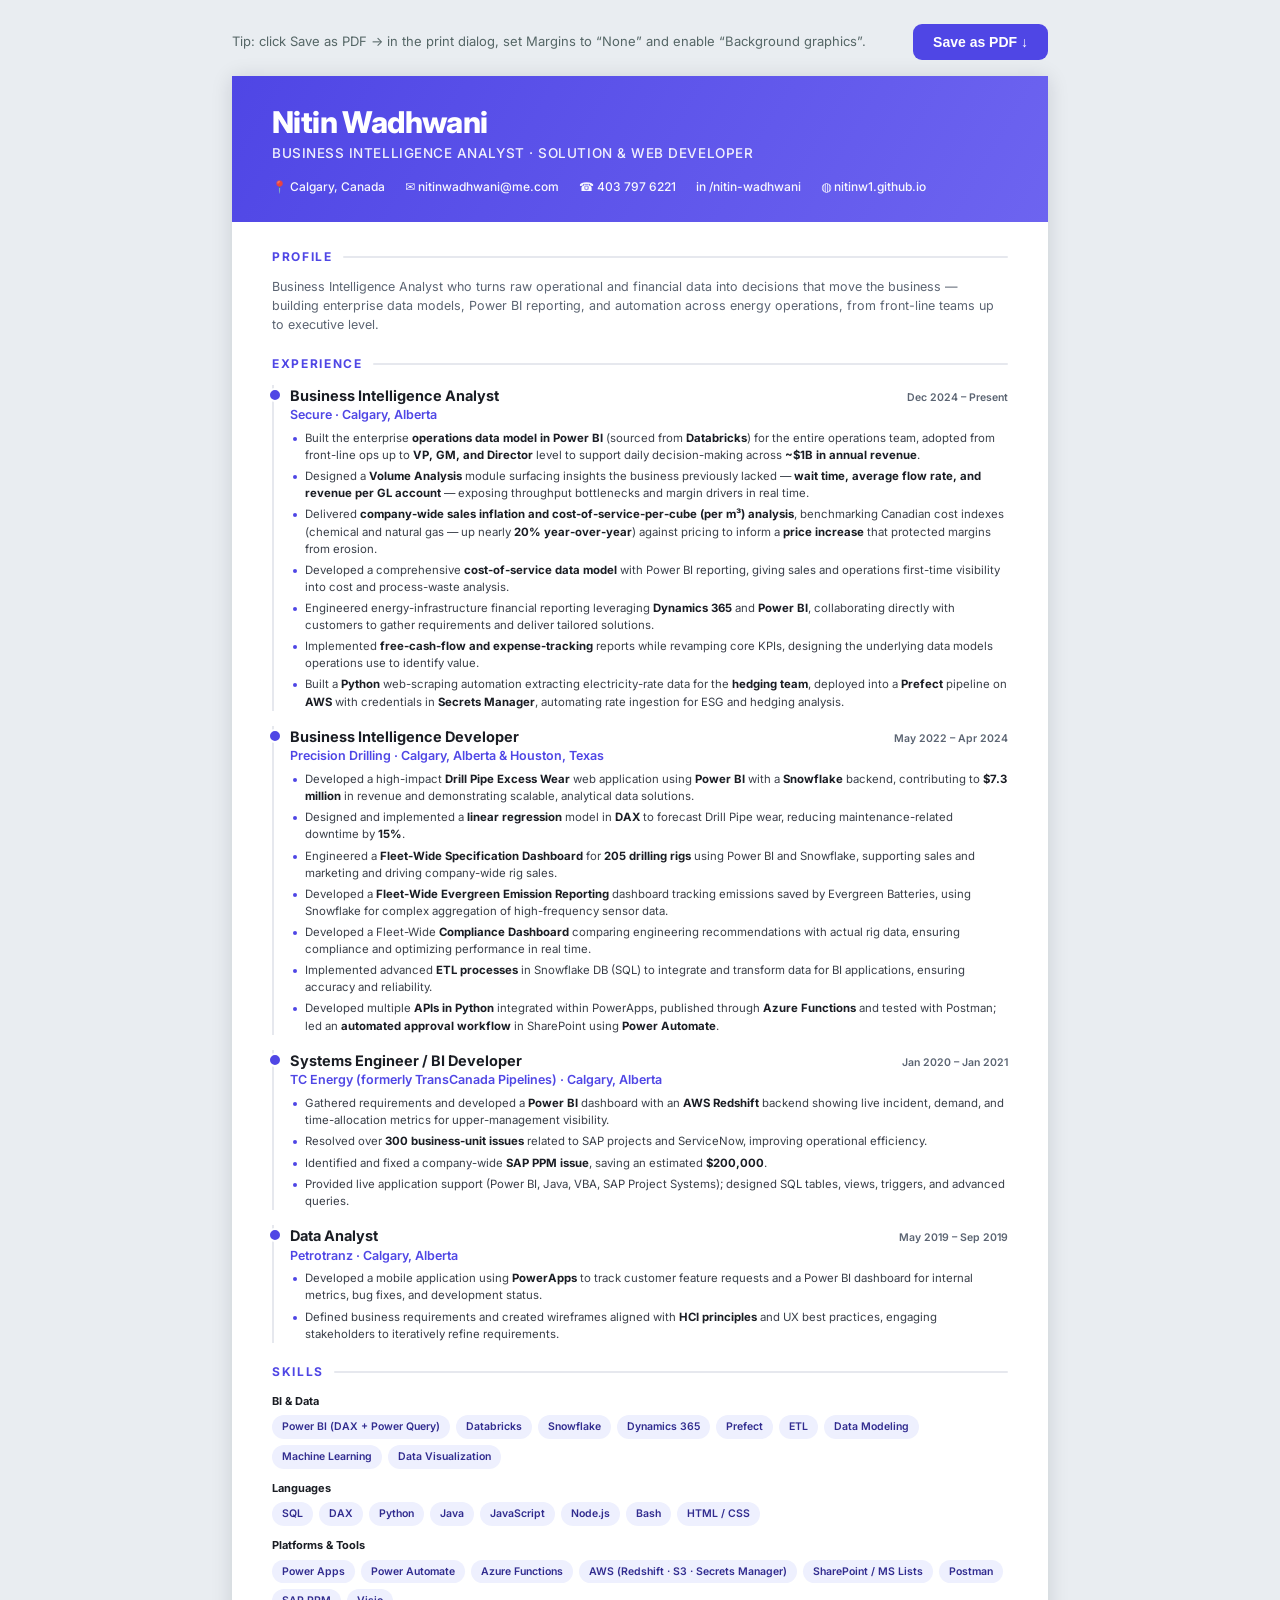
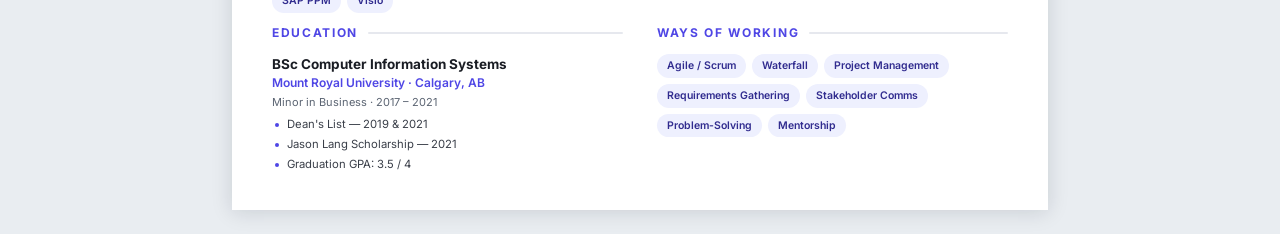
<file: Resume_Aug2026.html>
<!DOCTYPE html>
<html lang="en-US">
<head>
<meta charset="UTF-8">
<meta name="viewport" content="width=device-width, initial-scale=1">
<title>Nitin Wadhwani — Résumé</title>
<link rel="preconnect" href="https://fonts.googleapis.com">
<link rel="preconnect" href="https://fonts.gstatic.com" crossorigin>
<link href="https://fonts.googleapis.com/css2?family=Inter:wght@400;500;600;700;800&display=swap" rel="stylesheet">
<style>
    :root {
        --ink: #1a1d24; --muted: #5b6472; --line: #e6e8ee;
        --accent: #4f46e5; --accent-soft: #eef0fe; --accent-ink: #312c8f;
        --band: #4f46e5; --band2: #6d64f0;
    }
    * { box-sizing: border-box; margin: 0; padding: 0; }
    body { background: #e9edf1; color: var(--ink); font-family: 'Inter', system-ui, sans-serif; line-height: 1.5; padding: 24px; -webkit-font-smoothing: antialiased; }

    .toolbar { max-width: 8.5in; margin: 0 auto 16px; display: flex; gap: 10px; align-items: center; }
    .toolbar span { margin-right: auto; color: #566; font-size: 13px; }
    .toolbar button { font-size: 14px; font-weight: 600; padding: 10px 20px; border-radius: 9px; border: none; background: var(--accent); color: #fff; cursor: pointer; }
    .toolbar button:hover { background: #3f38c7; }

    .page { background: #fff; max-width: 8.5in; margin: 0 auto; box-shadow: 0 2px 20px rgba(16,24,40,.14); overflow: hidden; }

    /* HEADER BAND */
    .band { background: linear-gradient(120deg, var(--band), var(--band2)); color: #fff; padding: 30px 40px 26px; }
    .band h1 { font-size: 30px; font-weight: 800; letter-spacing: -.02em; line-height: 1.1; }
    .band .subtitle { font-size: 13.5px; font-weight: 500; letter-spacing: .04em; text-transform: uppercase; opacity: .92; margin-top: 4px; }
    .band .contact { display: flex; flex-wrap: wrap; gap: 7px 20px; margin-top: 15px; font-size: 12px; font-weight: 500; }
    .band .contact a, .band .contact span { color: #fff; text-decoration: none; display: inline-flex; align-items: center; gap: 6px; opacity: .96; }
    .band .contact .ico { width: 14px; height: 14px; display: inline-block; opacity: .9; }

    .body { padding: 26px 40px 34px; }
    h2 { font-size: 12px; font-weight: 700; letter-spacing: .14em; text-transform: uppercase; color: var(--accent); margin: 20px 0 12px; display: flex; align-items: center; gap: 10px; }
    h2::after { content: ""; flex: 1; height: 2px; background: var(--line); border-radius: 2px; }
    h2:first-child { margin-top: 0; }

    .profile { font-size: 12.5px; color: var(--muted); }

    .job { margin-bottom: 15px; padding-left: 16px; border-left: 2px solid var(--line); position: relative; }
    .job::before { content: ""; position: absolute; left: -6px; top: 3px; width: 10px; height: 10px; border-radius: 50%; background: var(--accent); border: 2px solid #fff; }
    .job:last-child { margin-bottom: 0; }
    .job .top { display: flex; justify-content: space-between; align-items: baseline; gap: 12px; flex-wrap: wrap; }
    .job .role { font-size: 14.5px; font-weight: 700; color: var(--ink); }
    .job .date { font-size: 10.5px; font-weight: 600; color: var(--muted); white-space: nowrap; }
    .job .org { font-size: 12.5px; font-weight: 600; color: var(--accent); margin-bottom: 5px; }
    .job ul { list-style: none; }
    .job li { position: relative; padding-left: 15px; font-size: 11.4px; color: #3a3f49; margin-bottom: 4px; }
    .job li::before { content: ""; position: absolute; left: 3px; top: 7px; width: 4px; height: 4px; border-radius: 50%; background: var(--accent); }
    .job li b, .job li strong { color: var(--ink); font-weight: 700; }

    .edu .role { font-size: 13.5px; font-weight: 700; }
    .edu .org { font-size: 12px; color: var(--accent); font-weight: 600; }
    .edu .sub { font-size: 11px; color: var(--muted); margin: 2px 0 5px; }
    .edu ul { list-style: none; }
    .edu li { position: relative; padding-left: 15px; font-size: 11.3px; color: #3a3f49; margin-bottom: 3px; }
    .edu li::before { content: ""; position: absolute; left: 3px; top: 7px; width: 4px; height: 4px; border-radius: 50%; background: var(--accent); }

    .skill-block { margin-bottom: 11px; }
    .skill-block .lbl { font-size: 11px; font-weight: 700; color: var(--ink); margin-bottom: 6px; }
    .chips { display: flex; flex-wrap: wrap; gap: 6px; }
    .chip { font-size: 10.5px; font-weight: 600; padding: 4px 10px; border-radius: 999px; background: var(--accent-soft); color: var(--accent-ink); }

    .two { display: grid; grid-template-columns: 1fr 1fr; gap: 0 34px; }

    @media (max-width: 640px) {
        body { padding: 10px; }
        .band { padding: 24px 22px 20px; }
        .band h1 { font-size: 23px; }
        .band .contact { gap: 5px 14px; }
        .body { padding: 22px 22px 26px; }
        .two { grid-template-columns: 1fr; gap: 0; }
    }

    @media print {
        html, body { background: #fff; padding: 0; margin: 0; }
        .toolbar { display: none; }
        .page { box-shadow: none; max-width: none; margin: 0; width: 100%; }
        * { -webkit-print-color-adjust: exact !important; print-color-adjust: exact !important; }
        .job, .edu, .skill-block, h2 { page-break-inside: avoid; }
        h2 { break-after: avoid; }
        @page { size: letter; margin: 0; }
        .band { padding: 30px 0.55in 24px; }
        .body { padding: 24px 0.55in 0.45in; }
    }
</style>
</head>
<body>
    <div class="toolbar">
        <span>Tip: click Save as PDF → in the print dialog, set Margins to “None” and enable “Background graphics”.</span>
        <button onclick="window.print()">Save as PDF ↓</button>
    </div>

    <div class="page">
        <div class="band">
            <h1>Nitin Wadhwani</h1>
            <div class="subtitle">Business Intelligence Analyst · Solution &amp; Web Developer</div>
            <div class="contact">
                <span>📍 Calgary, Canada</span>
                <a href="mailto:nitinwadhwani@me.com">✉ nitinwadhwani@me.com</a>
                <a href="tel:+14037976221">☎ 403 797 6221</a>
                <a href="https://www.linkedin.com/in/nitin-wadhwani">in /nitin-wadhwani</a>
                <a href="https://nitinw1.github.io/">◍ nitinw1.github.io</a>
            </div>
        </div>

        <div class="body">
            <h2>Profile</h2>
            <p class="profile">Business Intelligence Analyst who turns raw operational and financial data into decisions that move the business — building enterprise data models, Power BI reporting, and automation across energy operations, from front-line teams up to executive level.</p>

            <h2>Experience</h2>

            <div class="job">
                <div class="top"><span class="role">Business Intelligence Analyst</span><span class="date">Dec 2024 – Present</span></div>
                <div class="org">Secure · Calgary, Alberta</div>
                <ul>
                    <li>Built the enterprise <b>operations data model in Power BI</b> (sourced from <b>Databricks</b>) for the entire operations team, adopted from front-line ops up to <b>VP, GM, and Director</b> level to support daily decision-making across <b>~$1B in annual revenue</b>.</li>
                    <li>Designed a <b>Volume Analysis</b> module surfacing insights the business previously lacked — <b>wait time, average flow rate, and revenue per GL account</b> — exposing throughput bottlenecks and margin drivers in real time.</li>
                    <li>Delivered <b>company-wide sales inflation and cost-of-service-per-cube (per m³) analysis</b>, benchmarking Canadian cost indexes (chemical and natural gas — up nearly <b>20% year-over-year</b>) against pricing to inform a <b>price increase</b> that protected margins from erosion.</li>
                    <li>Developed a comprehensive <b>cost-of-service data model</b> with Power BI reporting, giving sales and operations first-time visibility into cost and process-waste analysis.</li>
                    <li>Engineered energy-infrastructure financial reporting leveraging <b>Dynamics 365</b> and <b>Power BI</b>, collaborating directly with customers to gather requirements and deliver tailored solutions.</li>
                    <li>Implemented <b>free-cash-flow and expense-tracking</b> reports while revamping core KPIs, designing the underlying data models operations use to identify value.</li>
                    <li>Built a <b>Python</b> web-scraping automation extracting electricity-rate data for the <b>hedging team</b>, deployed into a <b>Prefect</b> pipeline on <b>AWS</b> with credentials in <b>Secrets Manager</b>, automating rate ingestion for ESG and hedging analysis.</li>
                </ul>
            </div>

            <div class="job">
                <div class="top"><span class="role">Business Intelligence Developer</span><span class="date">May 2022 – Apr 2024</span></div>
                <div class="org">Precision Drilling · Calgary, Alberta &amp; Houston, Texas</div>
                <ul>
                    <li>Developed a high-impact <b>Drill Pipe Excess Wear</b> web application using <b>Power BI</b> with a <b>Snowflake</b> backend, contributing to <b>$7.3 million</b> in revenue and demonstrating scalable, analytical data solutions.</li>
                    <li>Designed and implemented a <b>linear regression</b> model in <b>DAX</b> to forecast Drill Pipe wear, reducing maintenance-related downtime by <b>15%</b>.</li>
                    <li>Engineered a <b>Fleet-Wide Specification Dashboard</b> for <b>205 drilling rigs</b> using Power BI and Snowflake, supporting sales and marketing and driving company-wide rig sales.</li>
                    <li>Developed a <b>Fleet-Wide Evergreen Emission Reporting</b> dashboard tracking emissions saved by Evergreen Batteries, using Snowflake for complex aggregation of high-frequency sensor data.</li>
                    <li>Developed a Fleet-Wide <b>Compliance Dashboard</b> comparing engineering recommendations with actual rig data, ensuring compliance and optimizing performance in real time.</li>
                    <li>Implemented advanced <b>ETL processes</b> in Snowflake DB (SQL) to integrate and transform data for BI applications, ensuring accuracy and reliability.</li>
                    <li>Developed multiple <b>APIs in Python</b> integrated within PowerApps, published through <b>Azure Functions</b> and tested with Postman; led an <b>automated approval workflow</b> in SharePoint using <b>Power Automate</b>.</li>
                </ul>
            </div>

            <div class="job">
                <div class="top"><span class="role">Systems Engineer / BI Developer</span><span class="date">Jan 2020 – Jan 2021</span></div>
                <div class="org">TC Energy (formerly TransCanada Pipelines) · Calgary, Alberta</div>
                <ul>
                    <li>Gathered requirements and developed a <b>Power BI</b> dashboard with an <b>AWS Redshift</b> backend showing live incident, demand, and time-allocation metrics for upper-management visibility.</li>
                    <li>Resolved over <b>300 business-unit issues</b> related to SAP projects and ServiceNow, improving operational efficiency.</li>
                    <li>Identified and fixed a company-wide <b>SAP PPM issue</b>, saving an estimated <b>$200,000</b>.</li>
                    <li>Provided live application support (Power BI, Java, VBA, SAP Project Systems); designed SQL tables, views, triggers, and advanced queries.</li>
                </ul>
            </div>

            <div class="job">
                <div class="top"><span class="role">Data Analyst</span><span class="date">May 2019 – Sep 2019</span></div>
                <div class="org">Petrotranz · Calgary, Alberta</div>
                <ul>
                    <li>Developed a mobile application using <b>PowerApps</b> to track customer feature requests and a Power BI dashboard for internal metrics, bug fixes, and development status.</li>
                    <li>Defined business requirements and created wireframes aligned with <b>HCI principles</b> and UX best practices, engaging stakeholders to iteratively refine requirements.</li>
                </ul>
            </div>

            <h2>Skills</h2>
            <div class="skill-block">
                <div class="lbl">BI &amp; Data</div>
                <div class="chips">
                    <span class="chip">Power BI (DAX + Power Query)</span><span class="chip">Databricks</span><span class="chip">Snowflake</span>
                    <span class="chip">Dynamics 365</span><span class="chip">Prefect</span><span class="chip">ETL</span>
                    <span class="chip">Data Modeling</span><span class="chip">Machine Learning</span><span class="chip">Data Visualization</span>
                </div>
            </div>
            <div class="skill-block">
                <div class="lbl">Languages</div>
                <div class="chips">
                    <span class="chip">SQL</span><span class="chip">DAX</span><span class="chip">Python</span><span class="chip">Java</span>
                    <span class="chip">JavaScript</span><span class="chip">Node.js</span><span class="chip">Bash</span><span class="chip">HTML / CSS</span>
                </div>
            </div>
            <div class="skill-block">
                <div class="lbl">Platforms &amp; Tools</div>
                <div class="chips">
                    <span class="chip">Power Apps</span><span class="chip">Power Automate</span><span class="chip">Azure Functions</span>
                    <span class="chip">AWS (Redshift · S3 · Secrets Manager)</span><span class="chip">SharePoint / MS Lists</span>
                    <span class="chip">Postman</span><span class="chip">SAP PPM</span><span class="chip">Visio</span>
                </div>
            </div>

            <div class="two">
                <div>
                    <h2>Education</h2>
                    <div class="edu">
                        <div class="role">BSc Computer Information Systems</div>
                        <div class="org">Mount Royal University · Calgary, AB</div>
                        <div class="sub">Minor in Business · 2017 – 2021</div>
                        <ul>
                            <li>Dean's List — 2019 &amp; 2021</li>
                            <li>Jason Lang Scholarship — 2021</li>
                            <li>Graduation GPA: 3.5 / 4</li>
                        </ul>
                    </div>
                </div>
                <div>
                    <h2>Ways of Working</h2>
                    <div class="chips" style="margin-top:2px;">
                        <span class="chip">Agile / Scrum</span><span class="chip">Waterfall</span><span class="chip">Project Management</span>
                        <span class="chip">Requirements Gathering</span><span class="chip">Stakeholder Comms</span>
                        <span class="chip">Problem-Solving</span><span class="chip">Mentorship</span>
                    </div>
                </div>
            </div>
        </div>
    </div>
</body>
</html>
</file>
